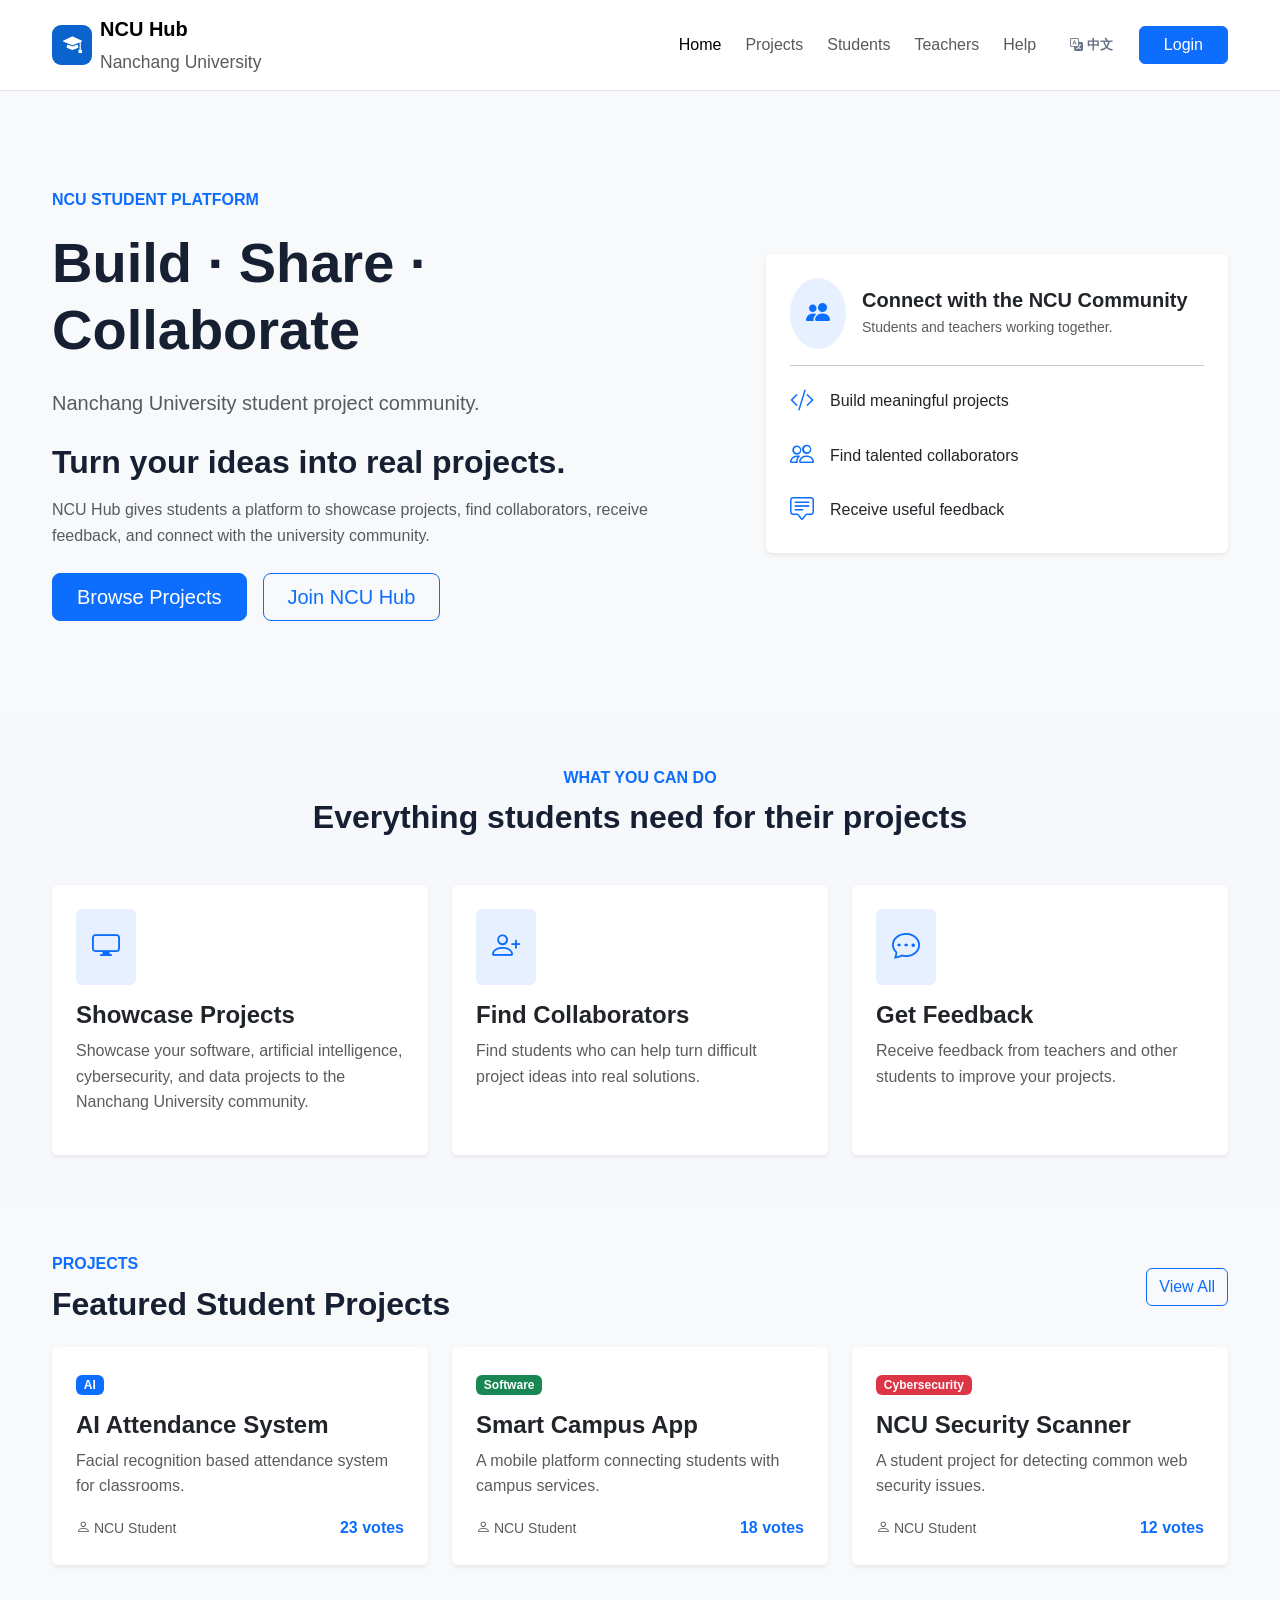
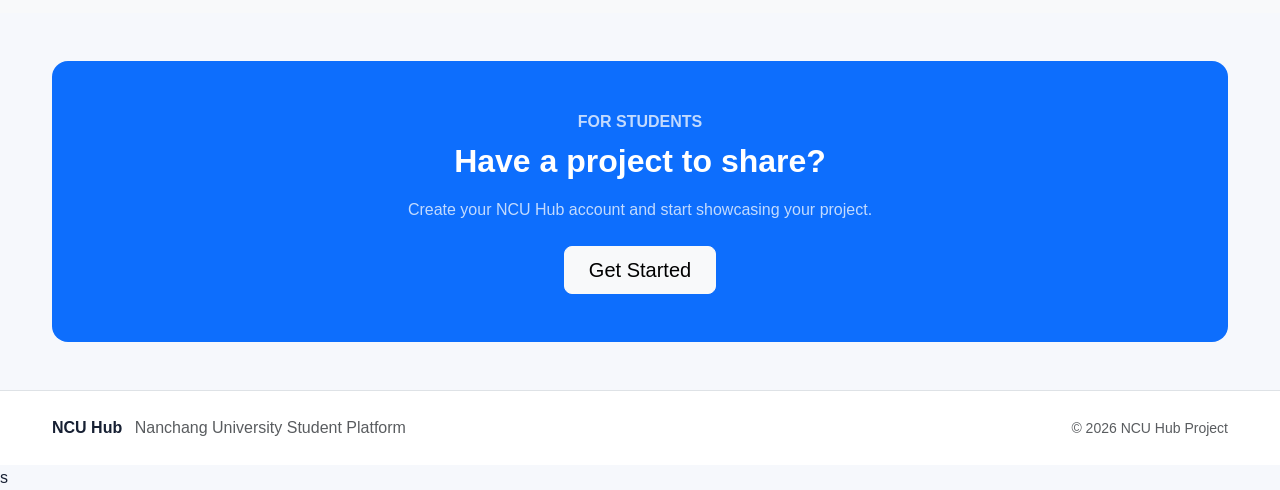
<file: index.html>
<!DOCTYPE html>
<html lang="en">
<head>
    <meta charset="UTF-8">
    <meta name="viewport" content="width=device-width, initial-scale=1.0">

    <title>NCU Hub | Nanchang University</title>

    <link
        href="https://cdn.jsdelivr.net/npm/bootstrap@5.3.3/dist/css/bootstrap.min.css"
        rel="stylesheet"
    >

    <link
        rel="stylesheet"
        href="https://cdn.jsdelivr.net/npm/bootstrap-icons@1.11.3/font/bootstrap-icons.min.css"
    >

    <link rel="stylesheet" href="css/style.css">

    <script src="js/script.js" defer></script>
</head>

<body>

<!-- ================= NAVBAR ================= -->

<nav class="navbar navbar-expand-lg bg-white border-bottom sticky-top">

    <div class="container">

        <a class="navbar-brand d-flex align-items-center gap-2" href="index.html">

            <div class="brand-icon">
                <i class="bi bi-mortarboard-fill"></i>
            </div>

            <div>
                <div class="fw-bold">NCU Hub</div>

                <small
                    class="text-muted"
                    data-en="Nanchang University"
                    data-zh="南昌大学"
                >
                    Nanchang University
                </small>
            </div>

        </a>

        <button
            class="navbar-toggler"
            type="button"
            data-bs-toggle="collapse"
            data-bs-target="#mainNavbar"
        >
            <span class="navbar-toggler-icon"></span>
        </button>

        <div class="collapse navbar-collapse" id="mainNavbar">

            <ul class="navbar-nav ms-auto align-items-lg-center gap-lg-2">

                <li class="nav-item">
                    <a
                        class="nav-link active"
                        href="index.html"
                        data-en="Home"
                        data-zh="首页"
                    >
                        Home
                    </a>
                </li>

                <li class="nav-item">
                    <a
                        class="nav-link"
                        href="projects.html"
                        data-en="Projects"
                        data-zh="项目"
                    >
                        Projects
                    </a>
                </li>

                <li class="nav-item">
                    <a
                        class="nav-link"
                        href="students.html"
                        data-en="Students"
                        data-zh="学生"
                    >
                        Students
                    </a>
                </li>

                <li class="nav-item">
                    <a
                        class="nav-link"
                        href="teachers.html"
                        data-en="Teachers"
                        data-zh="教师"
                    >
                        Teachers
                    </a>
                </li>

                <li class="nav-item">
                    <a
                        class="nav-link"
                        href="help.html"
                        data-en="Help"
                        data-zh="帮助"
                    >
                        Help
                    </a>
                </li>

                <!-- Language -->

                <li class="nav-item ms-lg-2">

                    <button
                        type="button"
                        class="btn btn-outline-primary language-btn"
                        onclick="
                            changeLanguage(
                                localStorage.getItem('language') === 'zh'
                                ? 'en'
                                : 'zh'
                            )
                        "
                    >
                        <i class="bi bi-translate"></i>

                        <span>中文</span>
                    </button>

                </li>

                <li class="nav-item ms-lg-2">

                    <a
                        href="login.html"
                        class="btn btn-primary px-4"
                        data-en="Login"
                        data-zh="登录"
                    >
                        Login
                    </a>

                </li>

            </ul>

        </div>

    </div>

</nav>


<!-- ================= HERO ================= -->

<section class="py-5 bg-light">

    <div class="container py-5">

        <div class="row align-items-center g-5">

            <div class="col-lg-7">

                <div
                    class="text-primary fw-semibold mb-3"
                    data-en="NCU STUDENT PLATFORM"
                    data-zh="南昌大学学生平台"
                >
                    NCU STUDENT PLATFORM
                </div>

                <h1
                    class="display-4 fw-bold mb-4"
                    data-en="Build · Share · Collaborate"
                    data-zh="创造 · 分享 · 合作"
                >
                    Build · Share · Collaborate
                </h1>

                <p
                    class="lead text-muted mb-4"
                    data-en="Nanchang University student project community."
                    data-zh="南昌大学学生项目交流平台。"
                >
                    Nanchang University student project community.
                </p>

                <h2
                    class="fw-bold mb-3"
                    data-en="Turn your ideas into real projects."
                    data-zh="让你的想法成为真正的项目。"
                >
                    Turn your ideas into real projects.
                </h2>

                <p
                    class="text-muted mb-4"
                    data-en="NCU Hub gives students a platform to showcase projects, find collaborators, receive feedback, and connect with the university community."
                    data-zh="NCU Hub 为学生提供展示项目、寻找合作伙伴、获得反馈以及连接大学社区的平台。"
                >
                    NCU Hub gives students a platform to showcase projects,
                    find collaborators, receive feedback, and connect with
                    the university community.
                </p>

                <div class="d-flex flex-wrap gap-3">

                    <a
                        href="projects.html"
                        class="btn btn-primary btn-lg px-4"
                        data-en="Browse Projects"
                        data-zh="浏览项目"
                    >
                        Browse Projects
                    </a>

                    <a
                        href="login.html"
                        class="btn btn-outline-primary btn-lg px-4"
                        data-en="Join NCU Hub"
                        data-zh="加入 NCU Hub"
                    >
                        Join NCU Hub
                    </a>

                </div>

            </div>


            <div class="col-lg-5">

                <div class="card border-0 shadow-sm">

                    <div class="card-body p-4">

                        <div class="d-flex align-items-center mb-3">

                            <div class="rounded-circle bg-primary bg-opacity-10 p-3 me-3">
                                <i class="bi bi-people-fill text-primary fs-4"></i>
                            </div>

                            <div>

                                <h5
                                    class="mb-1 fw-bold"
                                    data-en="Connect with the NCU Community"
                                    data-zh="连接南昌大学社区"
                                >
                                    Connect with the NCU Community
                                </h5>

                                <p
                                    class="mb-0 text-muted small"
                                    data-en="Students and teachers working together."
                                    data-zh="学生和教师共同合作。"
                                >
                                    Students and teachers working together.
                                </p>

                            </div>

                        </div>

                        <hr>

                        <div class="d-flex align-items-center mb-3">

                            <i class="bi bi-code-slash text-primary fs-4 me-3"></i>

                            <span
                                data-en="Build meaningful projects"
                                data-zh="创建有意义的项目"
                            >
                                Build meaningful projects
                            </span>

                        </div>

                        <div class="d-flex align-items-center mb-3">

                            <i class="bi bi-people text-primary fs-4 me-3"></i>

                            <span
                                data-en="Find talented collaborators"
                                data-zh="寻找优秀的合作伙伴"
                            >
                                Find talented collaborators
                            </span>

                        </div>

                        <div class="d-flex align-items-center">

                            <i class="bi bi-chat-square-text text-primary fs-4 me-3"></i>

                            <span
                                data-en="Receive useful feedback"
                                data-zh="获得有价值的反馈"
                            >
                                Receive useful feedback
                            </span>

                        </div>

                    </div>

                </div>

            </div>

        </div>

    </div>

</section>


<!-- ================= FEATURES ================= -->

<section class="py-5">

    <div class="container">

        <div class="text-center mb-5">

            <div
                class="text-primary fw-semibold mb-2"
                data-en="WHAT YOU CAN DO"
                data-zh="你可以做什么"
            >
                WHAT YOU CAN DO
            </div>

            <h2
                class="fw-bold"
                data-en="Everything students need for their projects"
                data-zh="学生项目所需的一切"
            >
                Everything students need for their projects
            </h2>

        </div>


        <div class="row g-4">

            <!-- Showcase -->

            <div class="col-md-4">

                <div class="card h-100 border-0 shadow-sm">

                    <div class="card-body p-4">

                        <div class="bg-primary bg-opacity-10 rounded p-3 d-inline-block mb-3">
                            <i class="bi bi-display text-primary fs-3"></i>
                        </div>

                        <h4
                            class="fw-bold"
                            data-en="Showcase Projects"
                            data-zh="展示项目"
                        >
                            Showcase Projects
                        </h4>

                        <p
                            class="text-muted"
                            data-en="Showcase your software, artificial intelligence, cybersecurity, and data projects to the Nanchang University community."
                            data-zh="向南昌大学社区展示你的软件、人工智能、网络安全和数据项目。"
                        >
                            Showcase your software, artificial intelligence,
                            cybersecurity, and data projects to the
                            Nanchang University community.
                        </p>

                    </div>

                </div>

            </div>


            <!-- Collaborators -->

            <div class="col-md-4">

                <div class="card h-100 border-0 shadow-sm">

                    <div class="card-body p-4">

                        <div class="bg-primary bg-opacity-10 rounded p-3 d-inline-block mb-3">
                            <i class="bi bi-person-plus text-primary fs-3"></i>
                        </div>

                        <h4
                            class="fw-bold"
                            data-en="Find Collaborators"
                            data-zh="寻找合作伙伴"
                        >
                            Find Collaborators
                        </h4>

                        <p
                            class="text-muted"
                            data-en="Find students who can help turn difficult project ideas into real solutions."
                            data-zh="寻找可以帮助你将困难项目想法变成现实解决方案的学生。"
                        >
                            Find students who can help turn difficult
                            project ideas into real solutions.
                        </p>

                    </div>

                </div>

            </div>


            <!-- Feedback -->

            <div class="col-md-4">

                <div class="card h-100 border-0 shadow-sm">

                    <div class="card-body p-4">

                        <div class="bg-primary bg-opacity-10 rounded p-3 d-inline-block mb-3">
                            <i class="bi bi-chat-dots text-primary fs-3"></i>
                        </div>

                        <h4
                            class="fw-bold"
                            data-en="Get Feedback"
                            data-zh="获得反馈"
                        >
                            Get Feedback
                        </h4>

                        <p
                            class="text-muted"
                            data-en="Receive feedback from teachers and other students to improve your projects."
                            data-zh="获得教师和其他学生的反馈，改进你的项目。"
                        >
                            Receive feedback from teachers and other students
                            to improve your projects.
                        </p>

                    </div>

                </div>

            </div>

        </div>

    </div>

</section>


<!-- ================= FEATURED PROJECTS ================= -->

<section class="py-5 bg-light">

    <div class="container">

        <div class="d-flex justify-content-between align-items-center mb-4">

            <div>

                <div
                    class="text-primary fw-semibold mb-2"
                    data-en="PROJECTS"
                    data-zh="项目"
                >
                    PROJECTS
                </div>

                <h2
                    class="fw-bold mb-0"
                    data-en="Featured Student Projects"
                    data-zh="精选学生项目"
                >
                    Featured Student Projects
                </h2>

            </div>

            <a
                href="projects.html"
                class="btn btn-outline-primary"
                data-en="View All"
                data-zh="查看全部"
            >
                View All
            </a>

        </div>


        <div class="row g-4">

            <!-- AI Project -->

            <div class="col-md-4">

                <div class="card h-100 border-0 shadow-sm">

                    <div class="card-body p-4">

                        <span
                            class="badge bg-primary mb-3"
                            data-en="AI"
                            data-zh="人工智能"
                        >
                            AI
                        </span>

                        <h4 class="fw-bold">
                            AI Attendance System
                        </h4>

                        <p
                            class="text-muted"
                            data-en="Facial recognition based attendance system for classrooms."
                            data-zh="基于人脸识别的课堂智能考勤系统。"
                        >
                            Facial recognition based attendance system
                            for classrooms.
                        </p>

                        <div class="d-flex justify-content-between align-items-center">

                            <small class="text-muted">
                                <i class="bi bi-person"></i>

                                <span
                                    data-en="NCU Student"
                                    data-zh="南昌大学学生"
                                >
                                    NCU Student
                                </span>

                            </small>

                            <span class="fw-bold text-primary">
                                <span id="topAiVotes">25</span>
                                <span
                                    data-en=" votes"
                                    data-zh=" 票"
                                >
                                    votes
                                </span>
                            </span>

                        </div>

                    </div>

                </div>

            </div>


            <!-- Smart Campus -->

            <div class="col-md-4">

                <div class="card h-100 border-0 shadow-sm">

                    <div class="card-body p-4">

                        <span
                            class="badge bg-success mb-3"
                            data-en="Software"
                            data-zh="软件工程"
                        >
                            Software
                        </span>

                        <h4 class="fw-bold">
                            Smart Campus App
                        </h4>

                        <p
                            class="text-muted"
                            data-en="A mobile platform connecting students with campus services."
                            data-zh="连接学生与校园服务的移动平台。"
                        >
                            A mobile platform connecting students with
                            campus services.
                        </p>

                        <div class="d-flex justify-content-between align-items-center">

                            <small class="text-muted">

                                <i class="bi bi-person"></i>

                                <span
                                    data-en="NCU Student"
                                    data-zh="南昌大学学生"
                                >
                                    NCU Student
                                </span>

                            </small>

                            <span class="fw-bold text-primary">

                                <span id="topCampusVotes">18</span>

                                <span
                                    data-en=" votes"
                                    data-zh=" 票"
                                >
                                    votes
                                </span>

                            </span>

                        </div>

                    </div>

                </div>

            </div>


            <!-- Security -->

            <div class="col-md-4">

                <div class="card h-100 border-0 shadow-sm">

                    <div class="card-body p-4">

                        <span
                            class="badge bg-danger mb-3"
                            data-en="Cybersecurity"
                            data-zh="网络安全"
                        >
                            Cybersecurity
                        </span>

                        <h4 class="fw-bold">
                            NCU Security Scanner
                        </h4>

                        <p
                            class="text-muted"
                            data-en="A student project for detecting common web security issues."
                            data-zh="用于检测常见 Web 安全问题的学生项目。"
                        >
                            A student project for detecting common web
                            security issues.
                        </p>

                        <div class="d-flex justify-content-between align-items-center">

                            <small class="text-muted">

                                <i class="bi bi-person"></i>

                                <span
                                    data-en="NCU Student"
                                    data-zh="南昌大学学生"
                                >
                                    NCU Student
                                </span>

                            </small>

                            <span class="fw-bold text-primary">

                                12

                                <span
                                    data-en=" votes"
                                    data-zh=" 票"
                                >
                                    votes
                                </span>

                            </span>

                        </div>

                    </div>

                </div>

            </div>

        </div>

    </div>

</section>


<!-- ================= CTA ================= -->

<section class="py-5">

    <div class="container">

        <div class="bg-primary text-white rounded-4 p-5 text-center">

            <div
                class="fw-semibold mb-2 opacity-75"
                data-en="FOR STUDENTS"
                data-zh="面向学生"
            >
                FOR STUDENTS
            </div>

            <h2
                class="fw-bold mb-3"
                data-en="Have a project to share?"
                data-zh="有项目想要分享？"
            >
                Have a project to share?
            </h2>

            <p
                class="mb-4 opacity-75"
                data-en="Create your NCU Hub account and start showcasing your project."
                data-zh="创建 NCU Hub 账户并开始展示你的项目。"
            >
                Create your NCU Hub account and start showcasing your project.
            </p>

            <a
                href="login.html"
                class="btn btn-light btn-lg px-4"
                data-en="Get Started"
                data-zh="开始使用"
            >
                Get Started
            </a>

        </div>

    </div>

</section>


<!-- ================= FOOTER ================= -->

<footer class="border-top py-4 bg-white">

    <div class="container">

        <div class="row align-items-center">

            <div class="col-md-6">

                <strong>NCU Hub</strong>

                <span
                    class="text-muted ms-2"
                    data-en="Nanchang University Student Platform"
                    data-zh="南昌大学学生项目交流平台"
                >
                    Nanchang University Student Platform
                </span>

            </div>

            <div class="col-md-6 text-md-end mt-3 mt-md-0">

                <small
                    class="text-muted"
                    data-en="© 2026 NCU Hub Project"
                    data-zh="© 2026 NCU Hub 项目"
                >
                    © 2026 NCU Hub Project
                </small>

            </div>

        </div>

    </div>

</footer>


<script
    src="https://cdn.jsdelivr.net/npm/bootstrap@5.3.3/dist/js/bootstrap.bundle.min.js">
</script>

</body>
</html>s
</file>
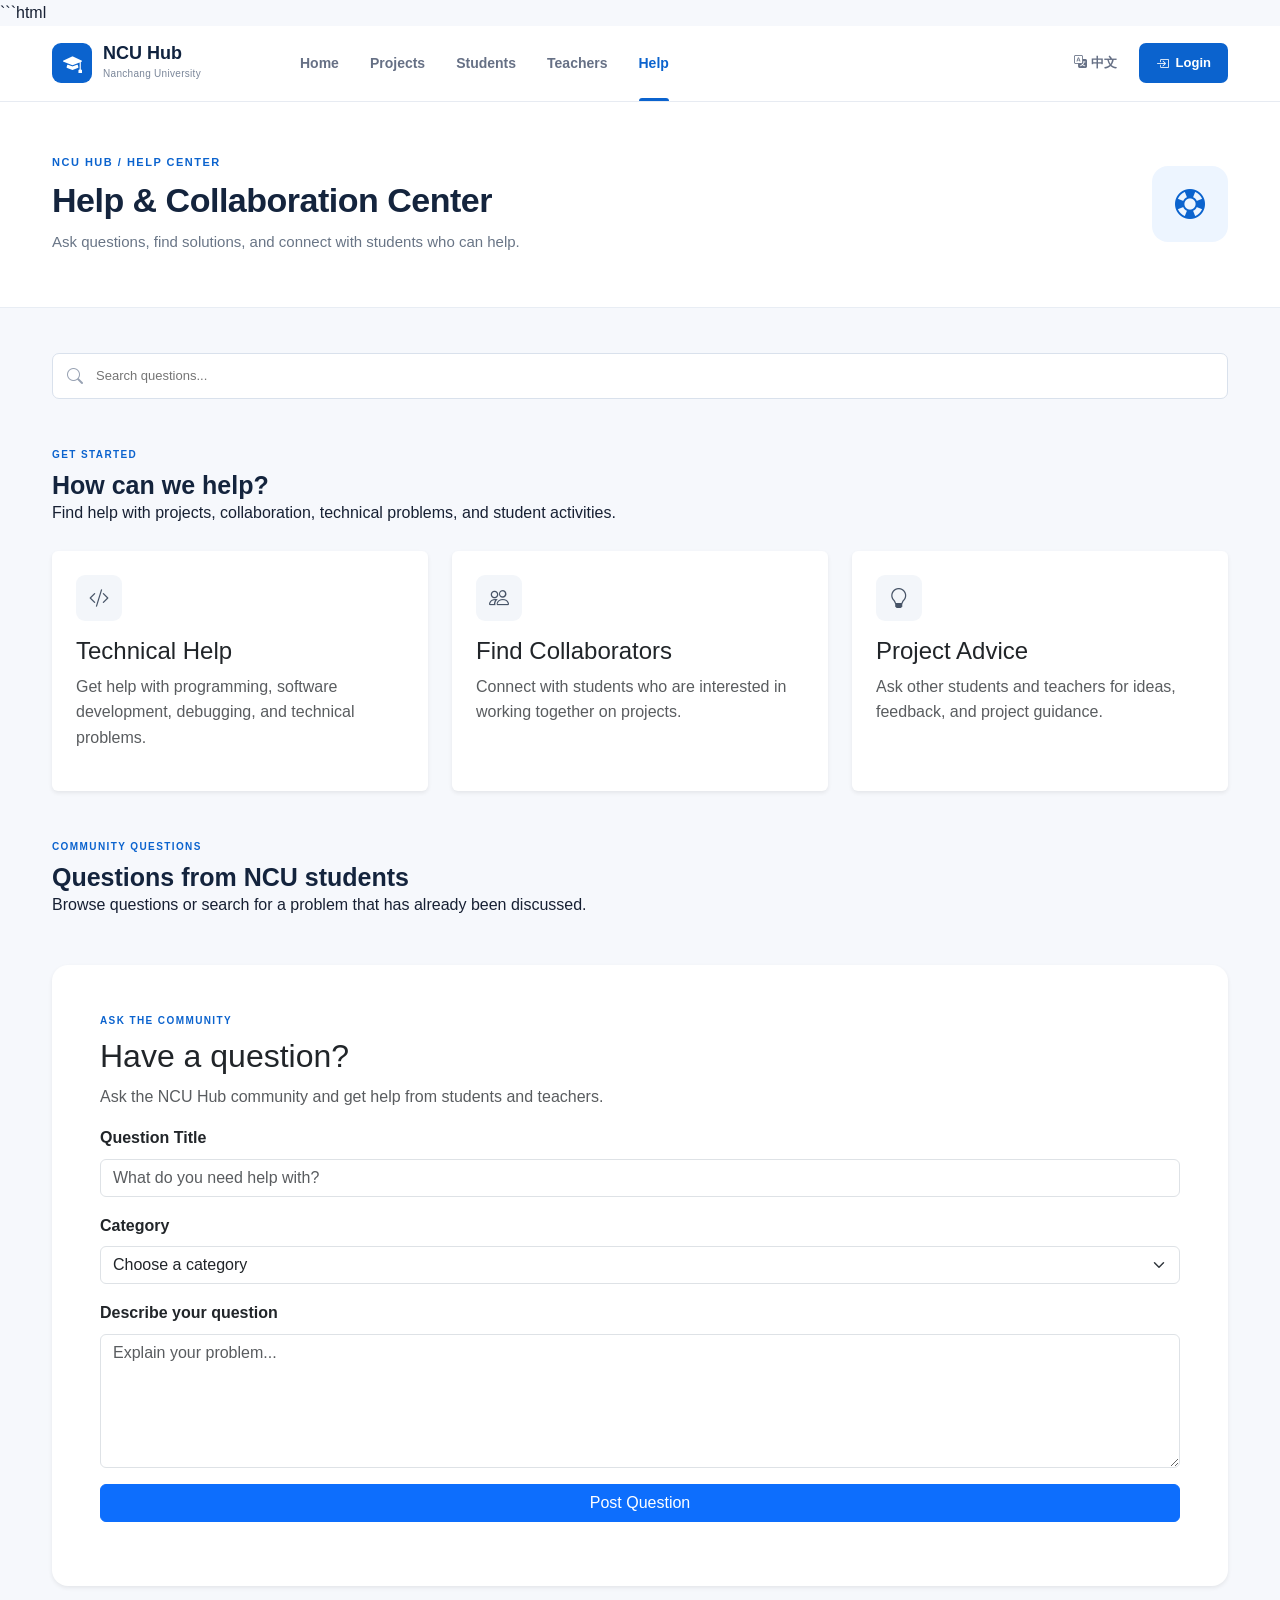
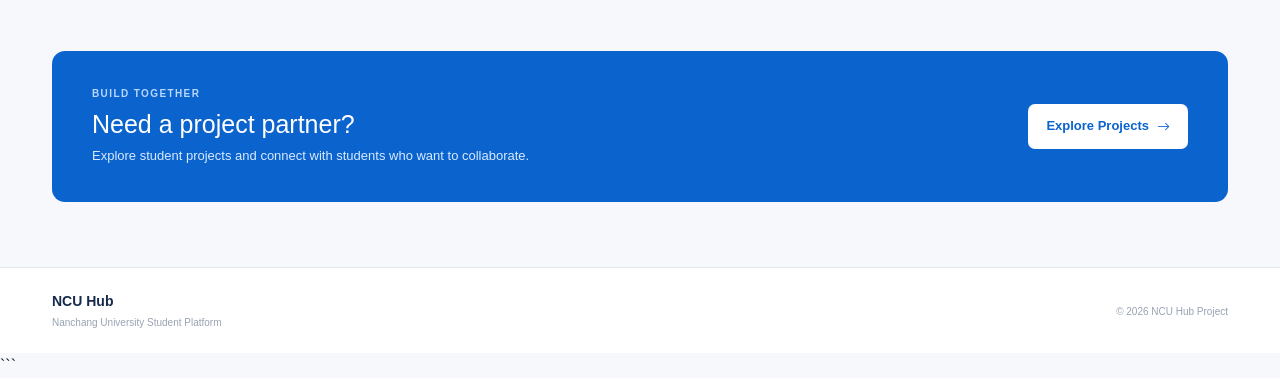
<file: help.html>
```html
<!DOCTYPE html>
<html lang="en">

<head>

    <meta charset="UTF-8">

    <meta
        name="viewport"
        content="width=device-width, initial-scale=1.0"
    >

    <title>Help | NCU Hub</title>

    <!-- Bootstrap -->
    <link
        href="https://cdn.jsdelivr.net/npm/bootstrap@5.3.3/dist/css/bootstrap.min.css"
        rel="stylesheet"
    >

    <!-- Bootstrap Icons -->
    <link
        href="https://cdn.jsdelivr.net/npm/bootstrap-icons@1.11.3/font/bootstrap-icons.css"
        rel="stylesheet"
    >

    <!-- NCU Hub CSS -->
    <link
        rel="stylesheet"
        href="css/style.css"
    >

    <!-- NCU Hub JavaScript -->
    <script
        src="js/script.js"
        defer
    ></script>

</head>


<body>


<!-- =====================================================
     NAVIGATION
     ===================================================== -->

<nav class="ncu-navbar">

    <div class="container ncu-nav-container">


        <!-- BRAND -->

        <a
            href="index.html"
            class="ncu-brand"
        >

            <span class="brand-icon">

                <i class="bi bi-mortarboard-fill"></i>

            </span>


            <span>

                <strong>NCU Hub</strong>

                <small>
                    Nanchang University
                </small>

            </span>

        </a>


        <!-- NAVIGATION LINKS -->

        <div class="ncu-nav-links">


            <a href="index.html">

                <span
                    data-en="Home"
                    data-zh="首页"
                >
                    Home
                </span>

            </a>


            <a href="projects.html">

                <span
                    data-en="Projects"
                    data-zh="项目"
                >
                    Projects
                </span>

            </a>


            <a href="students.html">

                <span
                    data-en="Students"
                    data-zh="学生"
                >
                    Students
                </span>

            </a>


            <a href="teachers.html">

                <span
                    data-en="Teachers"
                    data-zh="教师"
                >
                    Teachers
                </span>

            </a>


            <a
                href="help.html"
                class="active"
            >

                <span
                    data-en="Help"
                    data-zh="帮助"
                >
                    Help
                </span>

            </a>

        </div>


        <!-- NAVIGATION ACTIONS -->

        <div class="ncu-nav-actions">


            <!-- LANGUAGE -->

            <button
                class="language-btn"
                onclick="
                    changeLanguage(
                        localStorage.getItem('language') === 'zh'
                        ? 'en'
                        : 'zh'
                    )
                "
            >

                <i class="bi bi-translate"></i>

                <span
                    data-en="中文"
                    data-zh="English"
                >
                    中文
                </span>

            </button>


            <!-- LOGIN -->

            <a
                href="login.html"
                class="login-btn"
            >

                <i class="bi bi-box-arrow-in-right"></i>

                <span
                    data-en="Login"
                    data-zh="登录"
                >
                    Login
                </span>

            </a>

        </div>

    </div>

</nav>



<!-- =====================================================
     PAGE HEADER
     ===================================================== -->

<section class="page-header">

    <div class="container">

        <div class="page-header-content">


            <div>

                <span class="page-kicker">

                    NCU HUB / HELP CENTER

                </span>


                <h1
                    data-en="Help & Collaboration Center"
                    data-zh="帮助与合作中心"
                >

                    Help & Collaboration Center

                </h1>


                <p
                    data-en="Ask questions, find solutions, and connect with students who can help."
                    data-zh="提出问题、寻找解决方案，并与能够帮助你的学生联系。"
                >

                    Ask questions, find solutions,
                    and connect with students who can help.

                </p>

            </div>


            <div class="page-header-icon">

                <i class="bi bi-life-preserver"></i>

            </div>

        </div>

    </div>

</section>



<!-- =====================================================
     MAIN CONTENT
     ===================================================== -->

<main class="container main-content">


    <!-- =================================================
         SEARCH
         ================================================= -->

    <section class="mb-5">


        <div class="project-search">

            <i class="bi bi-search"></i>


            <input
                type="text"
                id="helpSearch"
                onkeyup="searchHelp()"
                placeholder="Search questions..."
                data-en-placeholder="Search questions..."
                data-zh-placeholder="搜索问题..."
            >

        </div>

    </section>



    <!-- =================================================
         QUICK HELP
         ================================================= -->

    <section class="mb-5">


        <div class="section-heading">

            <span class="section-label">

                <span
                    data-en="GET STARTED"
                    data-zh="开始使用"
                >
                    GET STARTED
                </span>

            </span>


            <h2
                data-en="How can we help?"
                data-zh="我们可以如何帮助你？"
            >

                How can we help?

            </h2>


            <p
                data-en="Find help with projects, collaboration, technical problems, and student activities."
                data-zh="获取项目、合作、技术问题和学生活动方面的帮助。"
            >

                Find help with projects,
                collaboration, technical problems,
                and student activities.

            </p>

        </div>


        <div class="row g-4">


            <!-- CARD 1 -->

            <div class="col-md-4">

                <div class="card h-100 border-0 shadow-sm">

                    <div class="card-body p-4">


                        <div class="project-main-icon mb-3">

                            <i class="bi bi-code-slash"></i>

                        </div>


                        <h4
                            data-en="Technical Help"
                            data-zh="技术帮助"
                        >

                            Technical Help

                        </h4>


                        <p
                            class="text-muted"
                            data-en="Get help with programming, software development, debugging, and technical problems."
                            data-zh="获取编程、软件开发、调试和技术问题方面的帮助。"
                        >

                            Get help with programming,
                            software development,
                            debugging, and technical problems.

                        </p>

                    </div>

                </div>

            </div>



            <!-- CARD 2 -->

            <div class="col-md-4">

                <div class="card h-100 border-0 shadow-sm">

                    <div class="card-body p-4">


                        <div class="project-main-icon mb-3">

                            <i class="bi bi-people"></i>

                        </div>


                        <h4
                            data-en="Find Collaborators"
                            data-zh="寻找合作伙伴"
                        >

                            Find Collaborators

                        </h4>


                        <p
                            class="text-muted"
                            data-en="Connect with students who are interested in working together on projects."
                            data-zh="与有兴趣一起完成项目的学生建立联系。"
                        >

                            Connect with students who
                            are interested in working together
                            on projects.

                        </p>

                    </div>

                </div>

            </div>



            <!-- CARD 3 -->

            <div class="col-md-4">

                <div class="card h-100 border-0 shadow-sm">

                    <div class="card-body p-4">


                        <div class="project-main-icon mb-3">

                            <i class="bi bi-lightbulb"></i>

                        </div>


                        <h4
                            data-en="Project Advice"
                            data-zh="项目建议"
                        >

                            Project Advice

                        </h4>


                        <p
                            class="text-muted"
                            data-en="Ask other students and teachers for ideas, feedback, and project guidance."
                            data-zh="向其他学生和老师寻求想法、反馈和项目指导。"
                        >

                            Ask other students and teachers
                            for ideas, feedback,
                            and project guidance.

                        </p>

                    </div>

                </div>

            </div>

        </div>

    </section>



    <!-- =================================================
         QUESTIONS
         ================================================= -->

    <section class="mb-5">


        <div class="section-heading">

            <span class="section-label">

                <span
                    data-en="COMMUNITY QUESTIONS"
                    data-zh="社区问题"
                >
                    COMMUNITY QUESTIONS
                </span>

            </span>


            <h2
                data-en="Questions from NCU students"
                data-zh="南昌大学学生的问题"
            >

                Questions from NCU students

            </h2>


            <p
                data-en="Browse questions or search for a problem that has already been discussed."
                data-zh="浏览问题，或搜索已经讨论过的问题。"
            >

                Browse questions or search
                for a problem that has already
                been discussed.

            </p>

        </div>


        <div id="questionsContainer">


            <!-- DEFAULT QUESTION 1 -->

            <div class="question-card">

                <div class="card border-0 shadow-sm rounded-4 mb-3">

                    <div class="card-body">


                        <span class="badge bg-primary">

                            Software Engineering

                        </span>


                        <h5
                            class="fw-bold mt-2"
                            data-en="How can I improve my JavaScript project?"
                            data-zh="如何改进我的 JavaScript 项目？"
                        >

                            How can I improve my JavaScript project?

                        </h5>


                        <p
                            class="text-muted"
                            data-en="I am building a university project and need advice about organizing my JavaScript files."
                            data-zh="我正在开发一个大学项目，需要关于如何组织 JavaScript 文件的建议。"
                        >

                            I am building a university project
                            and need advice about organizing
                            my JavaScript files.

                        </p>


                        <small class="text-muted">

                            <span
                                data-en="Posted by NCU Student"
                                data-zh="由南昌大学学生发布"
                            >

                                Posted by NCU Student

                            </span>

                        </small>

                    </div>

                </div>

            </div>



            <!-- DEFAULT QUESTION 2 -->

            <div class="question-card">

                <div class="card border-0 shadow-sm rounded-4 mb-3">

                    <div class="card-body">


                        <span class="badge bg-primary">

                            Cybersecurity

                        </span>


                        <h5
                            class="fw-bold mt-2"
                            data-en="Where should I start learning cybersecurity?"
                            data-zh="我应该从哪里开始学习网络安全？"
                        >

                            Where should I start learning cybersecurity?

                        </h5>


                        <p
                            class="text-muted"
                            data-en="I want to build a cybersecurity project but I don't know which topic to choose."
                            data-zh="我想开发一个网络安全项目，但不知道应该选择什么主题。"
                        >

                            I want to build a cybersecurity
                            project but I don't know which
                            topic to choose.

                        </p>


                        <small class="text-muted">

                            <span
                                data-en="Posted by NCU Student"
                                data-zh="由南昌大学学生发布"
                            >

                                Posted by NCU Student

                            </span>

                        </small>

                    </div>

                </div>

            </div>



            <!-- DEFAULT QUESTION 3 -->

            <div class="question-card">

                <div class="card border-0 shadow-sm rounded-4 mb-3">

                    <div class="card-body">


                        <span class="badge bg-primary">

                            Artificial Intelligence

                        </span>


                        <h5
                            class="fw-bold mt-2"
                            data-en="What AI tools can help with student projects?"
                            data-zh="哪些人工智能工具可以帮助学生完成项目？"
                        >

                            What AI tools can help with student projects?

                        </h5>


                        <p
                            class="text-muted"
                            data-en="I would like to learn how to use AI tools responsibly during university projects."
                            data-zh="我想学习如何在大学项目中合理地使用人工智能工具。"
                        >

                            I would like to learn how
                            to use AI tools responsibly
                            during university projects.

                        </p>


                        <small class="text-muted">

                            <span
                                data-en="Posted by NCU Student"
                                data-zh="由南昌大学学生发布"
                            >

                                Posted by NCU Student

                            </span>

                        </small>

                    </div>

                </div>

            </div>


        </div>

    </section>



    <!-- =================================================
         ASK QUESTION
         ================================================= -->

    <section class="mb-5">


        <div class="card border-0 shadow-sm rounded-4">

            <div class="card-body p-4 p-md-5">


                <span class="section-label">

                    <span
                        data-en="ASK THE COMMUNITY"
                        data-zh="向社区提问"
                    >

                        ASK THE COMMUNITY

                    </span>

                </span>


                <h2
                    class="mt-2"
                    data-en="Have a question?"
                    data-zh="有问题吗？"
                >

                    Have a question?

                </h2>


                <p
                    class="text-muted"
                    data-en="Ask the NCU Hub community and get help from students and teachers."
                    data-zh="向 NCU Hub 社区提问，并从学生和老师那里获得帮助。"
                >

                    Ask the NCU Hub community
                    and get help from students
                    and teachers.

                </p>



                <!-- TITLE -->

                <div class="mb-3">

                    <label
                        for="questionTitle"
                        class="form-label fw-semibold"
                        data-en="Question Title"
                        data-zh="问题标题"
                    >

                        Question Title

                    </label>


                    <input
                        type="text"
                        id="questionTitle"
                        class="form-control"
                        placeholder="What do you need help with?"
                        data-en-placeholder="What do you need help with?"
                        data-zh-placeholder="你需要什么帮助？"
                    >

                </div>



                <!-- CATEGORY -->

                <div class="mb-3">

                    <label
                        for="questionCategory"
                        class="form-label fw-semibold"
                        data-en="Category"
                        data-zh="类别"
                    >

                        Category

                    </label>


                    <select
                        id="questionCategory"
                        class="form-select"
                    >

                        <option
                            value=""
                            data-en="Choose a category"
                            data-zh="选择类别"
                        >

                            Choose a category

                        </option>


                        <option
                            value="Software Engineering"
                            data-en="Software Engineering"
                            data-zh="软件工程"
                        >

                            Software Engineering

                        </option>


                        <option
                            value="Artificial Intelligence"
                            data-en="Artificial Intelligence"
                            data-zh="人工智能"
                        >

                            Artificial Intelligence

                        </option>


                        <option
                            value="Cybersecurity"
                            data-en="Cybersecurity"
                            data-zh="网络安全"
                        >

                            Cybersecurity

                        </option>


                        <option
                            value="Data Science"
                            data-en="Data Science"
                            data-zh="数据科学"
                        >

                            Data Science

                        </option>


                        <option
                            value="Other"
                            data-en="Other"
                            data-zh="其他"
                        >

                            Other

                        </option>

                    </select>

                </div>



                <!-- DESCRIPTION -->

                <div class="mb-3">

                    <label
                        for="questionDescription"
                        class="form-label fw-semibold"
                        data-en="Describe your question"
                        data-zh="描述你的问题"
                    >

                        Describe your question

                    </label>


                    <textarea
                        id="questionDescription"
                        class="form-control"
                        rows="5"
                        placeholder="Explain your problem..."
                        data-en-placeholder="Explain your problem..."
                        data-zh-placeholder="请详细描述你的问题..."
                    ></textarea>

                </div>



                <!-- BUTTON -->

                <button
                    type="button"
                    class="btn btn-primary w-100"
                    onclick="submitQuestion()"
                    data-en="Post Question"
                    data-zh="发布问题"
                >

                    Post Question

                </button>


                <!-- MESSAGE -->

                <div
                    id="questionMessage"
                    class="text-center mt-3"
                ></div>


            </div>

        </div>

    </section>



    <!-- =================================================
         COLLABORATION CTA
         ================================================= -->

    <section class="ncu-cta">

        <div>

            <span class="section-label light">

                <span
                    data-en="BUILD TOGETHER"
                    data-zh="共同建设"
                >

                    BUILD TOGETHER

                </span>

            </span>


            <h2
                data-en="Need a project partner?"
                data-zh="需要项目合作伙伴吗？"
            >

                Need a project partner?

            </h2>


            <p
                data-en="Explore student projects and connect with students who want to collaborate."
                data-zh="浏览学生项目，并与希望合作的学生建立联系。"
            >

                Explore student projects
                and connect with students
                who want to collaborate.

            </p>

        </div>


        <a
            href="projects.html"
            class="cta-button"
        >

            <span
                data-en="Explore Projects"
                data-zh="浏览项目"
            >

                Explore Projects

            </span>


            <i class="bi bi-arrow-right"></i>

        </a>

    </section>


</main>



<!-- =====================================================
     FOOTER
     ===================================================== -->

<footer class="ncu-footer">

    <div class="container footer-content">


        <div>

            <strong>
                NCU Hub
            </strong>


            <p
                data-en="Nanchang University Student Platform"
                data-zh="南昌大学学生平台"
            >

                Nanchang University Student Platform

            </p>

        </div>


        <p
            data-en="© 2026 NCU Hub Project"
            data-zh="© 2026 NCU Hub 项目"
        >

            © 2026 NCU Hub Project

        </p>


    </div>

</footer>



</body>

</html>
```
</file>
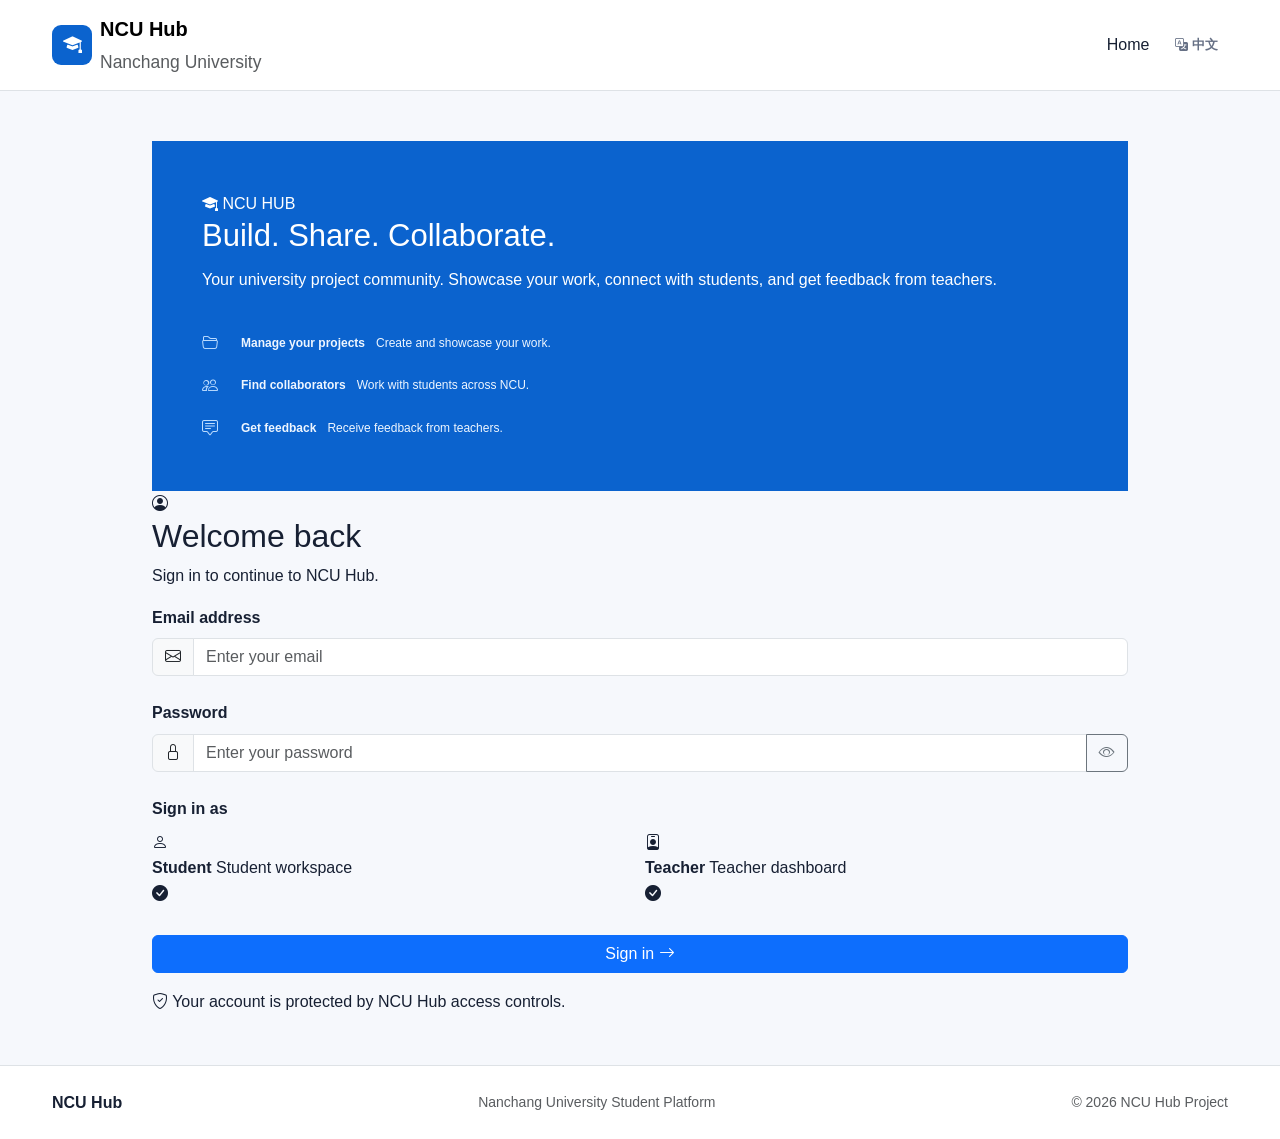
<file: login.html>
<!DOCTYPE html>
<html lang="en">

<head>

    <meta charset="UTF-8">
    <meta name="viewport" content="width=device-width, initial-scale=1.0">

    <title>Login | NCU Hub</title>

    <!-- Bootstrap -->
    <link
        href="https://cdn.jsdelivr.net/npm/bootstrap@5.3.3/dist/css/bootstrap.min.css"
        rel="stylesheet"
    >

    <!-- Bootstrap Icons -->
    <link
        rel="stylesheet"
        href="https://cdn.jsdelivr.net/npm/bootstrap-icons@1.11.3/font/bootstrap-icons.min.css"
    >

    <!-- Main CSS -->
    <link rel="stylesheet" href="css/style.css">

    <!-- Main JavaScript -->
    <script src="js/script.js" defer></script>

</head>


<body class="bg-light">


<!-- =========================================================
     NAVBAR
========================================================= -->

<nav class="navbar navbar-expand-lg bg-white border-bottom">

    <div class="container">

        <!-- BRAND -->

        <a
            class="navbar-brand d-flex align-items-center gap-2"
            href="index.html"
        >

            <div class="brand-icon">
                <i class="bi bi-mortarboard-fill"></i>
            </div>

            <div>

                <div class="fw-bold">
                    NCU Hub
                </div>

                <small
                    class="text-muted"
                    data-en="Nanchang University"
                    data-zh="南昌大学"
                >
                    Nanchang University
                </small>

            </div>

        </a>


        <!-- NAVIGATION -->

        <div class="d-flex align-items-center gap-3">

            <a
                href="index.html"
                class="nav-link d-none d-md-block"
                data-en="Home"
                data-zh="首页"
            >
                Home
            </a>


            <!-- LANGUAGE -->

            <button
                type="button"
                class="btn btn-outline-primary language-btn"
                onclick="
                    changeLanguage(
                        localStorage.getItem('language') === 'zh'
                        ? 'en'
                        : 'zh'
                    )
                "
            >

                <i class="bi bi-translate"></i>

                <span
                    data-en="中文"
                    data-zh="English"
                >
                    中文
                </span>

            </button>

        </div>

    </div>

</nav>



<!-- =========================================================
     LOGIN AREA
========================================================= -->

<main class="login-page">

    <div class="container">

        <div class="row justify-content-center">

            <div class="col-lg-10">

                <div class="login-layout">


                    <!-- =================================================
                         LEFT SIDE
                    ================================================= -->

                    <div class="login-intro">

                        <div class="login-intro-content">

                            <div class="login-badge">

                                <i class="bi bi-mortarboard-fill"></i>

                                <span
                                    data-en="NCU HUB"
                                    data-zh="NCU HUB"
                                >
                                    NCU HUB
                                </span>

                            </div>


                            <h1
                                data-en="Build. Share. Collaborate."
                                data-zh="创造 · 分享 · 合作"
                            >
                                Build. Share. Collaborate.
                            </h1>


                            <p
                                data-en="Your university project community. Showcase your work, connect with students, and get feedback from teachers."
                                data-zh="你的大学项目交流社区。展示你的作品，与学生合作，并获得教师反馈。"
                            >
                                Your university project community.
                                Showcase your work, connect with students,
                                and get feedback from teachers.
                            </p>


                            <div class="login-features">


                                <div class="login-feature">

                                    <div class="login-feature-icon">
                                        <i class="bi bi-folder2-open"></i>
                                    </div>

                                    <div>

                                        <strong
                                            data-en="Manage your projects"
                                            data-zh="管理你的项目"
                                        >
                                            Manage your projects
                                        </strong>

                                        <span
                                            data-en="Create and showcase your work."
                                            data-zh="创建并展示你的项目。"
                                        >
                                            Create and showcase your work.
                                        </span>

                                    </div>

                                </div>


                                <div class="login-feature">

                                    <div class="login-feature-icon">
                                        <i class="bi bi-people"></i>
                                    </div>

                                    <div>

                                        <strong
                                            data-en="Find collaborators"
                                            data-zh="寻找合作伙伴"
                                        >
                                            Find collaborators
                                        </strong>

                                        <span
                                            data-en="Work with students across NCU."
                                            data-zh="与南昌大学的学生合作。"
                                        >
                                            Work with students across NCU.
                                        </span>

                                    </div>

                                </div>


                                <div class="login-feature">

                                    <div class="login-feature-icon">
                                        <i class="bi bi-chat-square-text"></i>
                                    </div>

                                    <div>

                                        <strong
                                            data-en="Get feedback"
                                            data-zh="获得反馈"
                                        >
                                            Get feedback
                                        </strong>

                                        <span
                                            data-en="Receive feedback from teachers."
                                            data-zh="获得教师的反馈。"
                                        >
                                            Receive feedback from teachers.
                                        </span>

                                    </div>

                                </div>

                            </div>

                        </div>

                    </div>



                    <!-- =================================================
                         RIGHT SIDE LOGIN
                    ================================================= -->

                    <div class="login-card">

                        <div class="login-card-header">

                            <div class="login-icon">

                                <i class="bi bi-person-circle"></i>

                            </div>


                            <h2
                                data-en="Welcome back"
                                data-zh="欢迎回来"
                            >
                                Welcome back
                            </h2>


                            <p
                                data-en="Sign in to continue to NCU Hub."
                                data-zh="登录以继续使用 NCU Hub。"
                            >
                                Sign in to continue to NCU Hub.
                            </p>

                        </div>



                        <!-- LOGIN FORM -->

                        <form id="loginForm">


                            <!-- EMAIL -->

                            <div class="mb-4">

                                <label
                                    for="email"
                                    class="form-label fw-semibold"
                                    data-en="Email address"
                                    data-zh="电子邮箱"
                                >
                                    Email address
                                </label>


                                <div class="input-group">

                                    <span class="input-group-text">
                                        <i class="bi bi-envelope"></i>
                                    </span>


                                    <input
                                        type="email"
                                        class="form-control"
                                        id="email"
                                        name="email"
                                        placeholder="Enter your email"
                                        data-en-placeholder="Enter your email"
                                        data-zh-placeholder="请输入电子邮箱"
                                        required
                                    >

                                </div>

                            </div>



                            <!-- PASSWORD -->

                            <div class="mb-4">

                                <div class="d-flex justify-content-between">

                                    <label
                                        for="password"
                                        class="form-label fw-semibold"
                                        data-en="Password"
                                        data-zh="密码"
                                    >
                                        Password
                                    </label>

                                </div>


                                <div class="input-group">

                                    <span class="input-group-text">
                                        <i class="bi bi-lock"></i>
                                    </span>


                                    <input
                                        type="password"
                                        class="form-control"
                                        id="password"
                                        name="password"
                                        placeholder="Enter your password"
                                        data-en-placeholder="Enter your password"
                                        data-zh-placeholder="请输入密码"
                                        required
                                    >


                                    <button
                                        type="button"
                                        class="btn btn-outline-secondary"
                                        id="togglePassword"
                                    >
                                        <i class="bi bi-eye"></i>
                                    </button>

                                </div>

                            </div>



                            <!-- ROLE -->

                            <div class="mb-4">

                                <label
                                    class="form-label fw-semibold"
                                    data-en="Sign in as"
                                    data-zh="登录身份"
                                >
                                    Sign in as
                                </label>


                                <div class="role-selection">


                                    <!-- STUDENT -->

                                    <label
                                        class="role-option"
                                        id="studentRole"
                                    >

                                        <input
                                            type="radio"
                                            name="role"
                                            value="student"
                                            checked
                                        >


                                        <div class="role-option-content">

                                            <div class="role-icon">

                                                <i class="bi bi-person"></i>

                                            </div>


                                            <div>

                                                <strong
                                                    data-en="Student"
                                                    data-zh="学生"
                                                >
                                                    Student
                                                </strong>

                                                <span
                                                    data-en="Student workspace"
                                                    data-zh="学生工作区"
                                                >
                                                    Student workspace
                                                </span>

                                            </div>

                                        </div>


                                        <i class="bi bi-check-circle-fill role-check"></i>

                                    </label>



                                    <!-- TEACHER -->

                                    <label
                                        class="role-option"
                                        id="teacherRole"
                                    >

                                        <input
                                            type="radio"
                                            name="role"
                                            value="teacher"
                                        >


                                        <div class="role-option-content">

                                            <div class="role-icon">

                                                <i class="bi bi-person-badge"></i>

                                            </div>


                                            <div>

                                                <strong
                                                    data-en="Teacher"
                                                    data-zh="教师"
                                                >
                                                    Teacher
                                                </strong>

                                                <span
                                                    data-en="Teacher dashboard"
                                                    data-zh="教师管理面板"
                                                >
                                                    Teacher dashboard
                                                </span>

                                            </div>

                                        </div>


                                        <i class="bi bi-check-circle-fill role-check"></i>

                                    </label>

                                </div>

                            </div>



                            <!-- LOGIN BUTTON -->

                            <button
                                type="submit"
                                class="btn btn-primary w-100 login-submit"
                            >

                                <span
                                    data-en="Sign in"
                                    data-zh="登录"
                                >
                                    Sign in
                                </span>

                                <i class="bi bi-arrow-right"></i>

                            </button>


                            <!-- MESSAGE -->

                            <div
                                id="loginMessage"
                                class="mt-3 text-center small"
                            ></div>


                        </form>



                        <!-- FOOTER -->

                        <div class="login-card-footer">

                            <i class="bi bi-shield-check"></i>

                            <span
                                data-en="Your account is protected by NCU Hub access controls."
                                data-zh="你的账户受到 NCU Hub 访问控制保护。"
                            >
                                Your account is protected by NCU Hub access controls.
                            </span>

                        </div>

                    </div>

                </div>

            </div>

        </div>

    </div>

</main>



<!-- =========================================================
     FOOTER
========================================================= -->

<footer class="border-top bg-white py-4">

    <div class="container">

        <div class="d-flex flex-column flex-md-row justify-content-between align-items-center gap-2">

            <strong>
                NCU Hub
            </strong>


            <small
                class="text-muted"
                data-en="Nanchang University Student Platform"
                data-zh="南昌大学学生项目交流平台"
            >
                Nanchang University Student Platform
            </small>


            <small
                class="text-muted"
                data-en="© 2026 NCU Hub Project"
                data-zh="© 2026 NCU Hub 项目"
            >
                © 2026 NCU Hub Project
            </small>

        </div>

    </div>

</footer>



<!-- =========================================================
     LOGIN PAGE JAVASCRIPT
========================================================= -->

<script>

document.addEventListener("DOMContentLoaded", function () {

    const loginForm = document.getElementById("loginForm");
    const passwordInput = document.getElementById("password");
    const togglePassword = document.getElementById("togglePassword");
    const loginMessage = document.getElementById("loginMessage");


    /* =====================================================
       PASSWORD VISIBILITY
    ===================================================== */

    if (togglePassword) {

        togglePassword.addEventListener("click", function () {

            if (passwordInput.type === "password") {

                passwordInput.type = "text";

                this.innerHTML =
                    '<i class="bi bi-eye-slash"></i>';

            } else {

                passwordInput.type = "password";

                this.innerHTML =
                    '<i class="bi bi-eye"></i>';

            }

        });

    }


    /* =====================================================
       ROLE SELECTION
    ===================================================== */

    const roleOptions =
        document.querySelectorAll(".role-option");

    roleOptions.forEach(function (option) {

        option.addEventListener("click", function () {

            roleOptions.forEach(function (item) {
                item.classList.remove("selected");
            });

            option.classList.add("selected");

            const radio =
                option.querySelector('input[type="radio"]');

            if (radio) {
                radio.checked = true;
            }

        });

    });


    /* =====================================================
       DEFAULT ROLE
    ===================================================== */

    const defaultRole =
        document.querySelector(
            'input[name="role"]:checked'
        );

    if (defaultRole) {

        defaultRole
            .closest(".role-option")
            .classList.add("selected");

    }


    /* =====================================================
       LOGIN
    ===================================================== */

    loginForm.addEventListener("submit", function (event) {

        event.preventDefault();


        const email =
            document.getElementById("email").value.trim();

        const password =
            document.getElementById("password").value.trim();

        const selectedRole =
            document.querySelector(
                'input[name="role"]:checked'
            );


        if (!email || !password || !selectedRole) {

            loginMessage.textContent =
                "Please complete all fields.";

            loginMessage.className =
                "mt-3 text-center small text-danger";

            return;

        }


        const role = selectedRole.value;


        /* ================================================
           SAVE LOGIN SESSION
        ================================================= */

        localStorage.setItem("loggedIn", "true");

        localStorage.setItem(
            "userRole",
            role
        );

        localStorage.setItem(
            "userEmail",
            email
        );


        /* ================================================
           SUCCESS MESSAGE
        ================================================= */

        loginMessage.textContent =
            "Login successful. Redirecting...";

        loginMessage.className =
            "mt-3 text-center small text-success";


        /* ================================================
           REDIRECT
        ================================================= */

        setTimeout(function () {

            if (role === "student") {

                window.location.href =
                    "students.html";

            } else if (role === "teacher") {

                window.location.href =
                    "teachers.html";

            }

        }, 500);

    });

});

</script>



<!-- Bootstrap JavaScript -->

<script
    src="https://cdn.jsdelivr.net/npm/bootstrap@5.3.3/dist/js/bootstrap.bundle.min.js">
</script>


</body>

</html>
</file>
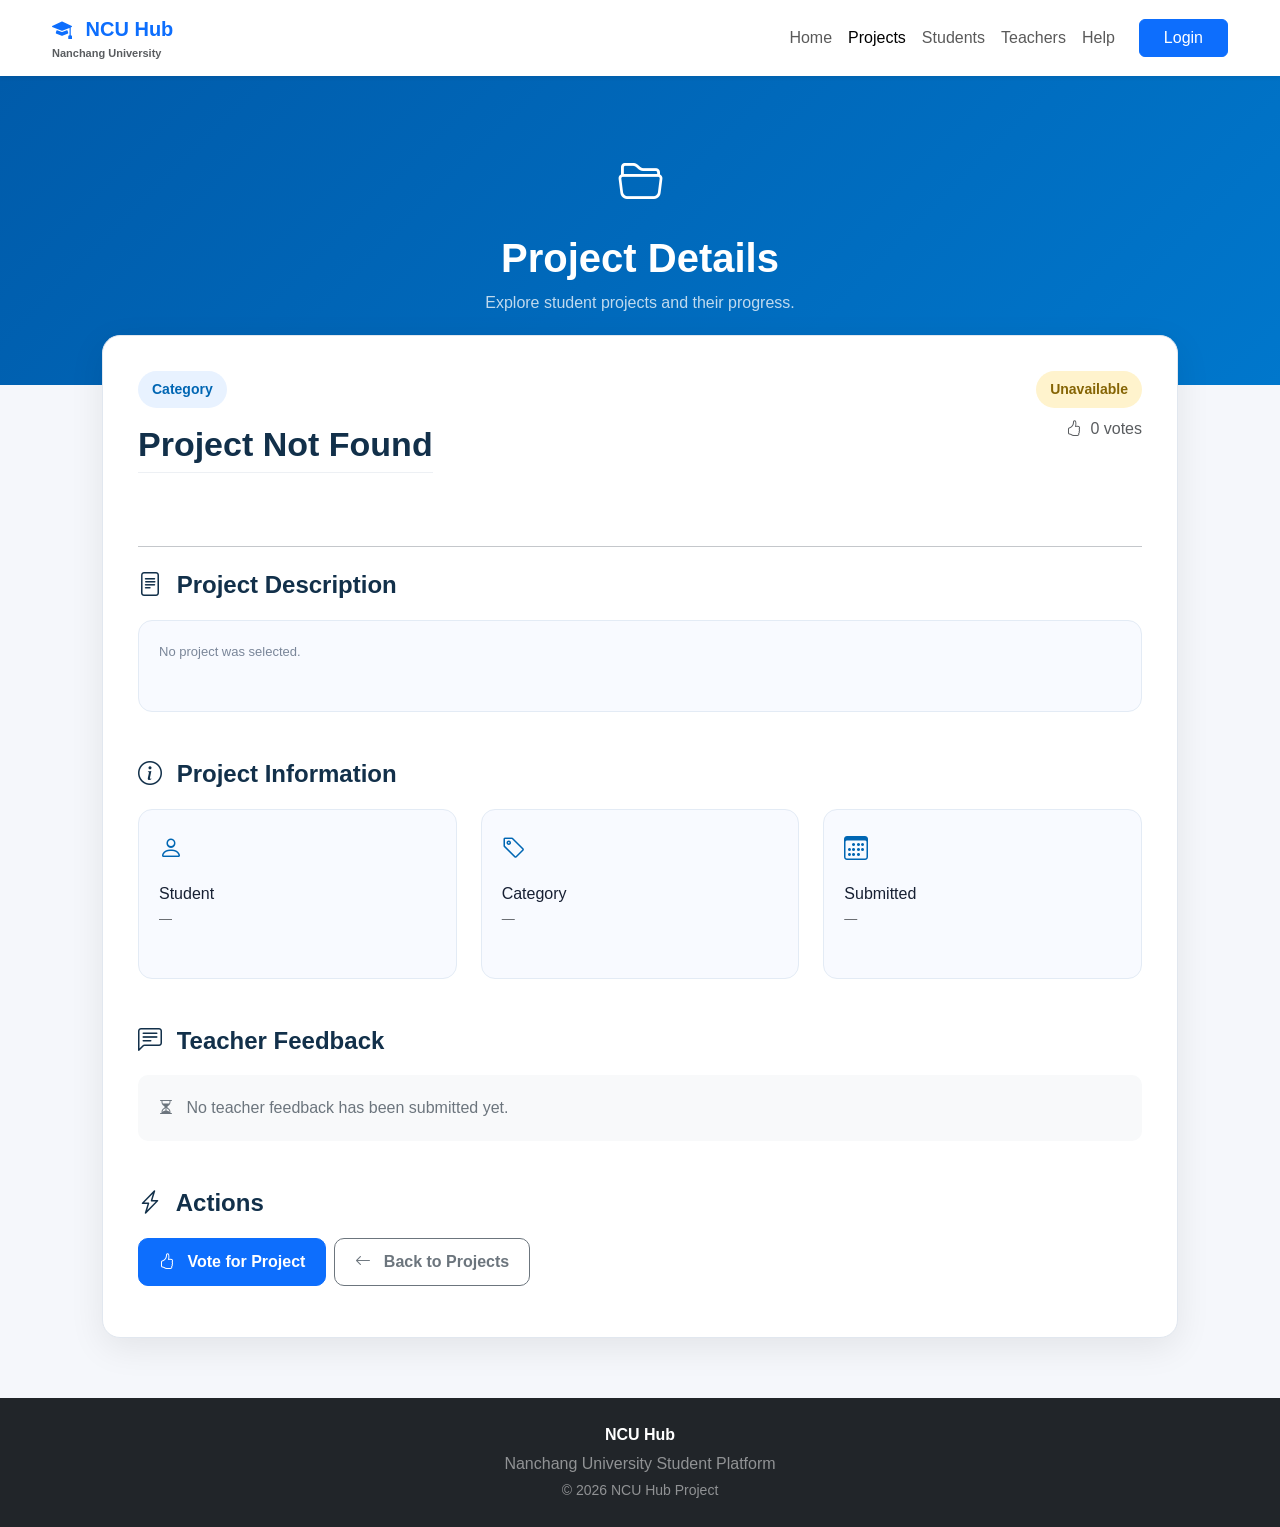
<file: project-details.html>
<!DOCTYPE html>
<html lang="en">

<head>

    <meta charset="UTF-8">
    <meta name="viewport" content="width=device-width, initial-scale=1.0">

    <title>Project Details | NCU Hub</title>

    <!-- Bootstrap -->
    <link
        href="https://cdn.jsdelivr.net/npm/bootstrap@5.3.3/dist/css/bootstrap.min.css"
        rel="stylesheet"
    >

    <!-- Bootstrap Icons -->
    <link
        rel="stylesheet"
        href="https://cdn.jsdelivr.net/npm/bootstrap-icons@1.11.3/font/bootstrap-icons.min.css"
    >

    <!-- Main CSS -->
    <link rel="stylesheet" href="css/style.css">

    <style>

        body {
            background: #f5f7fb;
        }

        .project-hero {
            background: linear-gradient(135deg, #005baa, #0077cc);
            color: white;
            padding: 70px 20px;
        }

        .project-container {
            max-width: 1100px;
            margin: -50px auto 60px;
            position: relative;
        }

        .project-card {
            background: white;
            border-radius: 18px;
            padding: 35px;
            box-shadow: 0 10px 35px rgba(0, 0, 0, 0.08);
        }

        .project-title {
            font-size: 34px;
            font-weight: 700;
            color: #12304a;
        }

        .project-meta {
            color: #6c757d;
        }

        .category-badge {
            background: #e8f2ff;
            color: #0066b3;
            padding: 7px 14px;
            border-radius: 20px;
            font-size: 14px;
            font-weight: 600;
            display: inline-block;
        }

        .status-badge {
            padding: 7px 14px;
            border-radius: 20px;
            font-size: 14px;
            font-weight: 600;
            display: inline-block;
        }

        .status-pending {
            background: #fff3cd;
            color: #856404;
        }

        .status-reviewed {
            background: #d1e7dd;
            color: #0f5132;
        }

        .info-box {
            background: #f8faff;
            border: 1px solid #e3ebf5;
            border-radius: 14px;
            padding: 20px;
            height: 100%;
        }

        .info-box i {
            font-size: 24px;
            color: #0066b3;
        }

        .feedback-box {
            background: #f0f7ff;
            border-left: 4px solid #0066b3;
            border-radius: 10px;
            padding: 20px;
        }

        .feedback-empty {
            background: #f8f9fa;
            border-radius: 10px;
            padding: 20px;
            color: #6c757d;
        }

        .action-btn {
            border-radius: 10px;
            padding: 11px 20px;
            font-weight: 600;
        }

        .section-title {
            color: #12304a;
            font-weight: 700;
            margin-bottom: 20px;
        }

        .success-message {
            display: none;
        }

    </style>

</head>


<body>


<!-- ================= NAVBAR ================= -->

<nav class="navbar navbar-expand-lg bg-white sticky-top shadow-sm">

    <div class="container">

        <a
            class="navbar-brand fw-bold text-primary"
            href="index.html"
        >

            <i class="bi bi-mortarboard-fill me-2"></i>

            NCU Hub

            <small
                class="d-block text-muted"
                style="font-size: 11px;"
            >
                Nanchang University
            </small>

        </a>


        <button
            class="navbar-toggler"
            type="button"
            data-bs-toggle="collapse"
            data-bs-target="#navbarNav"
        >

            <span class="navbar-toggler-icon"></span>

        </button>


        <div
            class="collapse navbar-collapse"
            id="navbarNav"
        >

            <ul class="navbar-nav ms-auto align-items-lg-center">

                <li class="nav-item">
                    <a
                        class="nav-link"
                        href="index.html"
                    >
                        Home
                    </a>
                </li>

                <li class="nav-item">
                    <a
                        class="nav-link active"
                        href="projects.html"
                    >
                        Projects
                    </a>
                </li>

                <li class="nav-item">
                    <a
                        class="nav-link"
                        href="students.html"
                    >
                        Students
                    </a>
                </li>

                <li class="nav-item">
                    <a
                        class="nav-link"
                        href="teachers.html"
                    >
                        Teachers
                    </a>
                </li>

                <li class="nav-item">
                    <a
                        class="nav-link"
                        href="help.html"
                    >
                        Help
                    </a>
                </li>

                <li class="nav-item ms-lg-3">

                    <a
                        class="btn btn-primary px-4"
                        href="login.html"
                    >
                        Login
                    </a>

                </li>

            </ul>

        </div>

    </div>

</nav>


<!-- ================= HERO ================= -->

<section class="project-hero">

    <div class="container text-center">

        <div class="mb-3">

            <i
                class="bi bi-folder2-open"
                style="font-size: 45px;"
            ></i>

        </div>

        <h1 class="fw-bold">
            Project Details
        </h1>

        <p class="mb-0 opacity-75">
            Explore student projects and their progress.
        </p>

    </div>

</section>


<!-- ================= PROJECT ================= -->

<div class="container project-container">

    <div class="project-card">


        <!-- PROJECT HEADER -->

        <div
            class="d-flex flex-column flex-md-row justify-content-between gap-3 mb-4"
        >

            <div>

                <div
                    id="projectCategory"
                    class="category-badge mb-3"
                >
                    Category
                </div>


                <h2
                    id="projectName"
                    class="project-title"
                >
                    Loading project...
                </h2>


                <p
                    id="projectAuthor"
                    class="project-meta mb-0"
                >
                    <i class="bi bi-person me-2"></i>
                    Loading author...
                </p>

            </div>


            <div class="text-md-end">

                <div
                    id="projectStatus"
                    class="status-badge status-pending mb-2"
                >
                    Pending
                </div>


                <div class="text-muted">

                    <i class="bi bi-hand-thumbs-up me-1"></i>

                    <span id="projectVotes">
                        0
                    </span>

                    votes

                </div>

            </div>

        </div>


        <hr>


        <!-- ================= DESCRIPTION ================= -->

        <section class="mt-4">

            <h4 class="section-title">

                <i class="bi bi-file-text me-2"></i>

                Project Description

            </h4>


            <div class="info-box">

                <p
                    id="projectDescription"
                    class="mb-0"
                >
                    Loading project description...
                </p>

            </div>

        </section>


        <!-- ================= INFORMATION ================= -->

        <section class="mt-5">

            <h4 class="section-title">

                <i class="bi bi-info-circle me-2"></i>

                Project Information

            </h4>


            <div class="row g-4">


                <div class="col-md-4">

                    <div class="info-box">

                        <i class="bi bi-person"></i>

                        <h6 class="mt-3 mb-1">
                            Student
                        </h6>

                        <p
                            id="infoAuthor"
                            class="text-muted mb-0"
                        >
                            —
                        </p>

                    </div>

                </div>


                <div class="col-md-4">

                    <div class="info-box">

                        <i class="bi bi-tag"></i>

                        <h6 class="mt-3 mb-1">
                            Category
                        </h6>

                        <p
                            id="infoCategory"
                            class="text-muted mb-0"
                        >
                            —
                        </p>

                    </div>

                </div>


                <div class="col-md-4">

                    <div class="info-box">

                        <i class="bi bi-calendar3"></i>

                        <h6 class="mt-3 mb-1">
                            Submitted
                        </h6>

                        <p
                            id="infoDate"
                            class="text-muted mb-0"
                        >
                            —
                        </p>

                    </div>

                </div>

            </div>

        </section>


        <!-- ================= TEACHER FEEDBACK ================= -->

        <section class="mt-5">

            <h4 class="section-title">

                <i class="bi bi-chat-left-text me-2"></i>

                Teacher Feedback

            </h4>


            <div id="feedbackContainer">

                <div class="feedback-empty">

                    <i class="bi bi-hourglass-split me-2"></i>

                    No teacher feedback has been submitted yet.

                </div>

            </div>

        </section>


        <!-- ================= ACTIONS ================= -->

        <section class="mt-5">

            <h4 class="section-title">

                <i class="bi bi-lightning-charge me-2"></i>

                Actions

            </h4>


            <div class="d-flex flex-wrap gap-2">


                <button
                    class="btn btn-primary action-btn"
                    onclick="voteCurrentProject()"
                >

                    <i class="bi bi-hand-thumbs-up me-2"></i>

                    Vote for Project

                </button>


                <a
                    href="projects.html"
                    class="btn btn-outline-secondary action-btn"
                >

                    <i class="bi bi-arrow-left me-2"></i>

                    Back to Projects

                </a>

            </div>


            <div
                id="actionMessage"
                class="mt-3"
            ></div>

        </section>


    </div>

</div>


<!-- ================= FOOTER ================= -->

<footer class="bg-dark text-white py-4">

    <div class="container text-center">

        <p class="mb-1">
            <strong>NCU Hub</strong>
        </p>

        <p class="text-white-50 mb-0">
            Nanchang University Student Platform
        </p>

        <small class="text-white-50">
            © 2026 NCU Hub Project
        </small>

    </div>

</footer>


<script
    src="https://cdn.jsdelivr.net/npm/bootstrap@5.3.3/dist/js/bootstrap.bundle.min.js"
></script>


<script src="js/script.js" defer></script>


<!-- ================= PROJECT DETAILS SCRIPT ================= -->

<script>

document.addEventListener(
    "DOMContentLoaded",
    function () {

        loadProjectDetails();

    }
);


function loadProjectDetails() {

    const params =
        new URLSearchParams(window.location.search);


    const projectId =
        params.get("id");


    if (!projectId) {

        showProjectError(
            "No project was selected."
        );

        return;

    }


    /*
        BUILT-IN PROJECTS

        These are the six projects
        already displayed on projects.html.
    */

    const builtInProjects = {

        "ai-attendance": {

            id: "ai-attendance",

            name: "AI Attendance System",

            category: "Artificial Intelligence",

            author: "Ahmed",

            description:
                "An intelligent attendance system using AI and facial recognition technology.",

            votes: Number(
                localStorage.getItem("aiVotes") || 23
            ),

            status: "Reviewed",

            createdAt: "2026-09-01"

        },


        "smart-campus": {

            id: "smart-campus",

            name: "Smart Campus App",

            category: "Software Engineering",

            author: "Li Wei",

            description:
                "A campus platform for student services, events, announcements, and resources.",

            votes: Number(
                localStorage.getItem("campusVotes") || 18
            ),

            status: "Reviewed",

            createdAt: "2026-09-02"

        },


        "security-scanner": {

            id: "security-scanner",

            name: "NCU Security Scanner",

            category: "Cybersecurity",

            author: "Mohamed",

            description:
                "A web security scanner designed to detect common vulnerabilities.",

            votes: Number(
                localStorage.getItem("securityVotes") || 12
            ),

            status: "Reviewed",

            createdAt: "2026-09-05"

        },


        "student-data": {

            id: "student-data",

            name: "Student Data Platform",

            category: "Data Science",

            author: "Sara",

            description:
                "A platform for analyzing and visualizing student data and academic information.",

            votes: Number(
                localStorage.getItem("dataProjectVotes") || 9
            ),

            status: "Reviewed",

            createdAt: "2026-09-08"

        },


        "study-assistant": {

            id: "study-assistant",

            name: "AI Study Assistant",

            category: "Artificial Intelligence",

            author: "Yang Chen",

            description:
                "An AI-powered assistant that helps students organize and improve their study process.",

            votes: Number(
                localStorage.getItem("studyProjectVotes") || 7
            ),

            status: "Reviewed",

            createdAt: "2026-09-10"

        },


        "event-manager": {

            id: "event-manager",

            name: "Campus Event Manager",

            category: "Software Engineering",

            author: "Zhang Hao",

            description:
                "A platform for creating, managing, and discovering university events.",

            votes: Number(
                localStorage.getItem("eventsProjectVotes") || 5
            ),

            status: "Reviewed",

            createdAt: "2026-09-12"

        }

    };


    /*
        CHECK BUILT-IN PROJECTS FIRST
    */

    let project =
        builtInProjects[projectId];


    /*
        IF NOT BUILT-IN,
        CHECK STUDENT SUBMITTED PROJECTS.
    */

    if (!project) {

        const submittedProjects =
            JSON.parse(
                localStorage.getItem("ncuProjects")
            ) || [];


        project =
            submittedProjects.find(
                item =>
                    String(item.id) === String(projectId)
            );

    }


    /*
        PROJECT NOT FOUND
    */

    if (!project) {

        showProjectError(
            "This project could not be found."
        );

        return;

    }


    displayProject(project);

}


function displayProject(project) {

    document.getElementById(
        "projectName"
    ).textContent =
        project.name;


    document.getElementById(
        "projectCategory"
    ).textContent =
        project.category;


    document.getElementById(
        "projectAuthor"
    ).innerHTML =

        '<i class="bi bi-person me-2"></i>' +

        escapeHTML(
            project.author || "NCU Student"
        );


    document.getElementById(
        "projectDescription"
    ).textContent =
        project.description;


    document.getElementById(
        "projectVotes"
    ).textContent =
        project.votes || 0;


    document.getElementById(
        "infoAuthor"
    ).textContent =
        project.author || "NCU Student";


    document.getElementById(
        "infoCategory"
    ).textContent =
        project.category || "—";


    if (project.createdAt) {

        document.getElementById(
            "infoDate"
        ).textContent =

            new Date(
                project.createdAt
            ).toLocaleDateString();

    }


    const status =
        document.getElementById(
            "projectStatus"
        );


    if (project.status === "Reviewed") {

        status.textContent =
            "Reviewed";


        status.className =
            "status-badge status-reviewed mb-2";

    } else {

        status.textContent =
            "Pending";


        status.className =
            "status-badge status-pending mb-2";

    }


    loadProjectFeedback(
        project.id
    );

}


function loadProjectFeedback(projectId) {

    const feedback =
        JSON.parse(
            localStorage.getItem("ncuFeedback")
        ) || [];


    const projectFeedback =
        feedback.filter(

            item =>
                String(item.projectId) ===
                String(projectId)

        );


    const container =
        document.getElementById(
            "feedbackContainer"
        );


    if (
        projectFeedback.length === 0
    ) {

        container.innerHTML = `

            <div class="feedback-empty">

                <i class="bi bi-hourglass-split me-2"></i>

                No teacher feedback has been submitted yet.

            </div>

        `;

        return;

    }


    container.innerHTML =
        projectFeedback.map(
            item => `

                <div class="feedback-box mb-3">

                    <div
                        class="d-flex justify-content-between flex-wrap gap-2"
                    >

                        <strong>

                            <i
                                class="bi bi-person-badge me-2"
                            ></i>

                            ${escapeHTML(
                                item.teacher ||
                                "NCU Teacher"
                            )}

                        </strong>


                        <small class="text-muted">

                            ${
                                item.date
                                ? new Date(
                                    item.date
                                  ).toLocaleString()
                                : ""
                            }

                        </small>

                    </div>


                    <hr>


                    <p class="mb-0">

                        ${escapeHTML(
                            item.message
                        )}

                    </p>

                </div>

            `
        ).join("");

}


function voteCurrentProject() {

    const params =
        new URLSearchParams(
            window.location.search
        );


    const projectId =
        params.get("id");


    if (!projectId) {
        return;
    }


    /*
        BUILT-IN PROJECT VOTING
    */

    const voteKeys = {

        "ai-attendance":
            "aiVotes",

        "smart-campus":
            "campusVotes",

        "security-scanner":
            "securityVotes",

        "student-data":
            "dataProjectVotes",

        "study-assistant":
            "studyProjectVotes",

        "event-manager":
            "eventsProjectVotes"

    };


    if (voteKeys[projectId]) {

        const key =
            voteKeys[projectId];


        const currentVotes =
            Number(
                localStorage.getItem(key) || 0
            );


        const newVotes =
            currentVotes + 1;


        localStorage.setItem(
            key,
            newVotes
        );


        document.getElementById(
            "projectVotes"
        ).textContent =
            newVotes;


        showVoteMessage();

        return;

    }


    /*
        STUDENT-SUBMITTED PROJECT
    */

    const projects =
        JSON.parse(
            localStorage.getItem("ncuProjects")
        ) || [];


    const project =
        projects.find(

            item =>
                String(item.id) ===
                String(projectId)

        );


    if (!project) {

        return;

    }


    project.votes =
        Number(project.votes || 0) + 1;


    localStorage.setItem(
        "ncuProjects",
        JSON.stringify(projects)
    );


    document.getElementById(
        "projectVotes"
    ).textContent =
        project.votes;


    showVoteMessage();

}


function showVoteMessage() {

    document.getElementById(
        "actionMessage"
    ).innerHTML = `

        <div class="alert alert-success">

            <i class="bi bi-check-circle me-2"></i>

            Your vote has been recorded.

        </div>

    `;

}


function showProjectError(message) {

    document.getElementById(
        "projectName"
    ).textContent =
        "Project Not Found";


    document.getElementById(
        "projectDescription"
    ).textContent =
        message;


    document.getElementById(
        "projectAuthor"
    ).textContent =
        "";


    document.getElementById(
        "projectVotes"
    ).textContent =
        "0";


    document.getElementById(
        "projectStatus"
    ).textContent =
        "Unavailable";

}


function escapeHTML(value) {

    return String(
        value ?? ""
    )

    .replace(
        /&/g,
        "&amp;"
    )

    .replace(
        /</g,
        "&lt;"
    )

    .replace(
        />/g,
        "&gt;"
    )

    .replace(
        /"/g,
        "&quot;"
    )

    .replace(
        /'/g,
        "&#039;"
    );

}

</script>


</body>

</html>
</file>
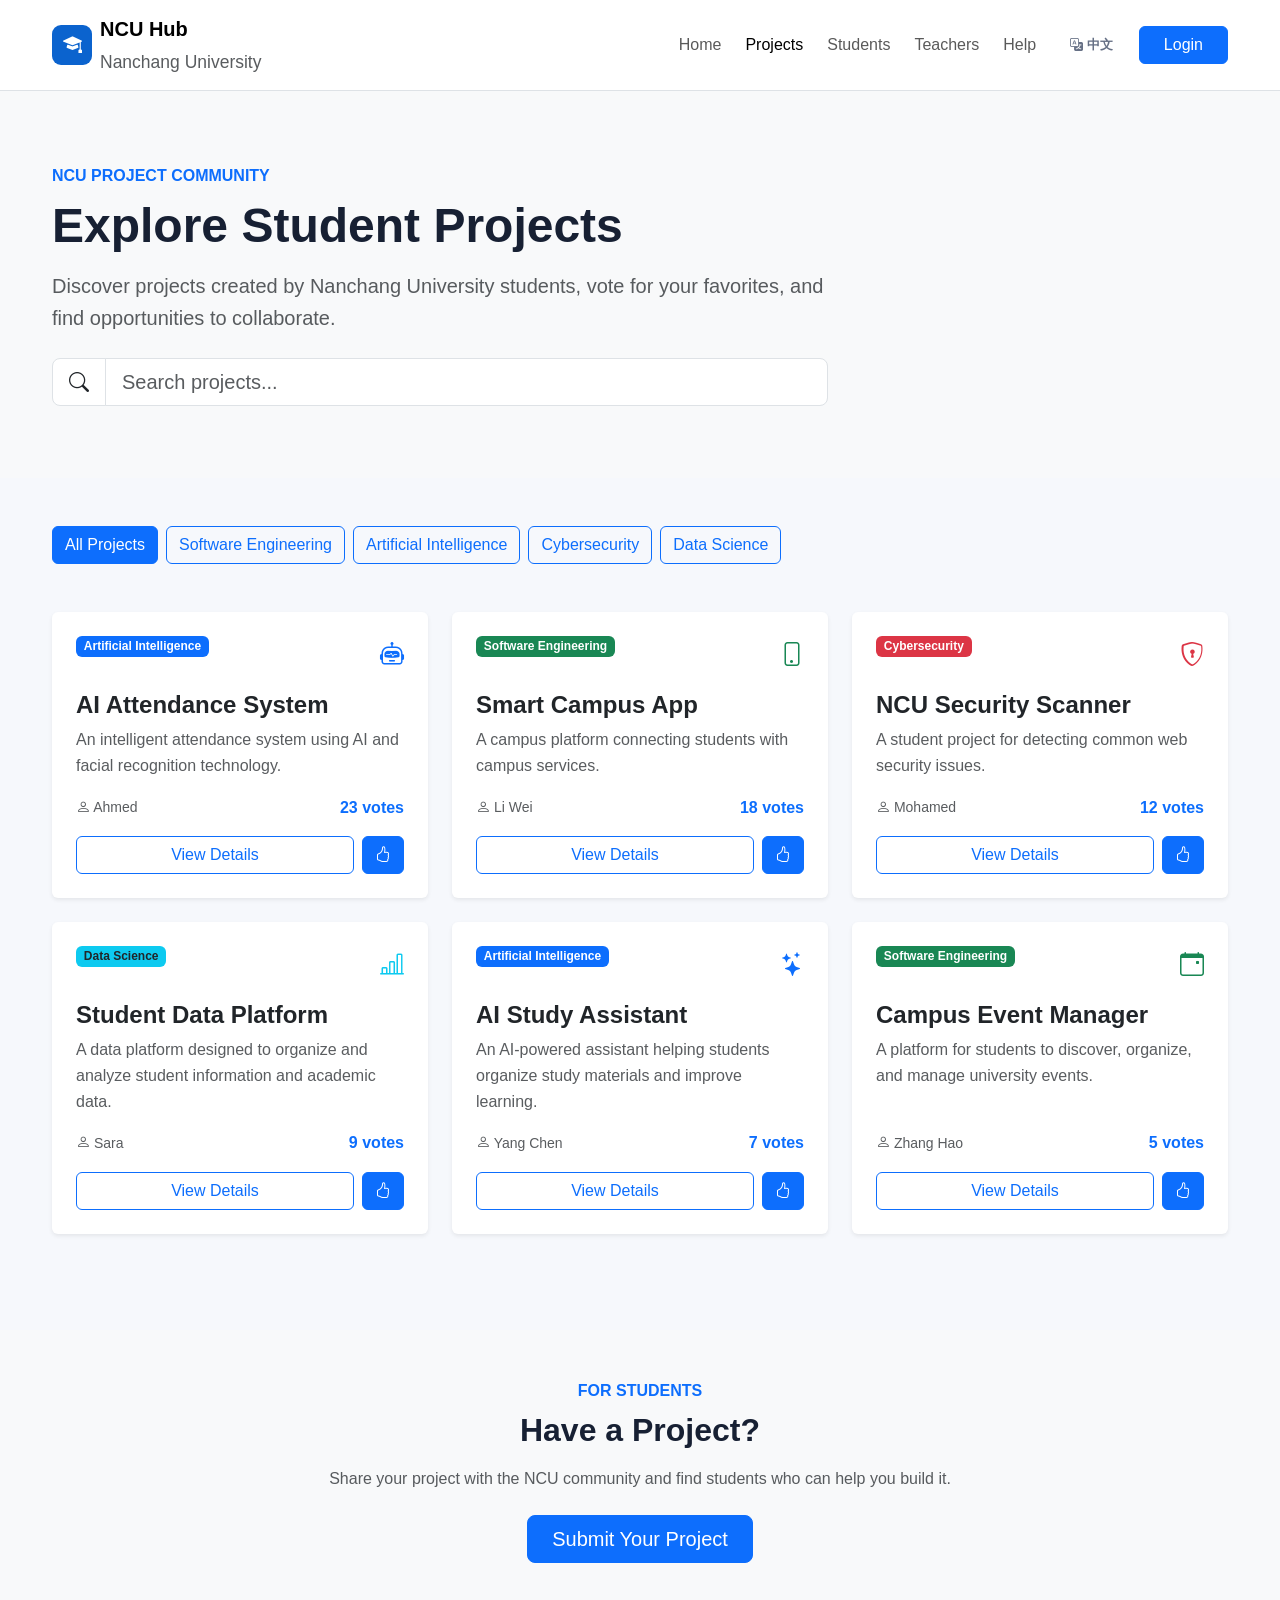
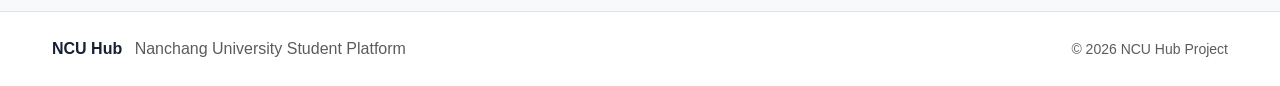
<file: projects.html>
<!DOCTYPE html>
<html lang="en">

<head>
    <meta charset="UTF-8">
    <meta name="viewport" content="width=device-width, initial-scale=1.0">

    <title>Projects | NCU Hub</title>

    <!-- Bootstrap -->
    <link
        href="https://cdn.jsdelivr.net/npm/bootstrap@5.3.3/dist/css/bootstrap.min.css"
        rel="stylesheet"
    >

    <!-- Bootstrap Icons -->
    <link
        rel="stylesheet"
        href="https://cdn.jsdelivr.net/npm/bootstrap-icons@1.11.3/font/bootstrap-icons.min.css"
    >

    <!-- NCU Hub CSS -->
    <link rel="stylesheet" href="css/style.css">

    <!-- Main JavaScript -->
    <script src="js/script.js" defer></script>
</head>

<body>

<!-- =====================================================
     NAVBAR
===================================================== -->

<nav class="navbar navbar-expand-lg bg-white border-bottom sticky-top">

    <div class="container">

        <a
            class="navbar-brand d-flex align-items-center gap-2"
            href="index.html"
        >

            <div class="brand-icon">
                <i class="bi bi-mortarboard-fill"></i>
            </div>

            <div>

                <div class="fw-bold">
                    NCU Hub
                </div>

                <small
                    class="text-muted"
                    data-en="Nanchang University"
                    data-zh="南昌大学"
                >
                    Nanchang University
                </small>

            </div>

        </a>


        <button
            class="navbar-toggler"
            type="button"
            data-bs-toggle="collapse"
            data-bs-target="#mainNavbar"
            aria-controls="mainNavbar"
            aria-expanded="false"
            aria-label="Toggle navigation"
        >
            <span class="navbar-toggler-icon"></span>
        </button>


        <div
            class="collapse navbar-collapse"
            id="mainNavbar"
        >

            <ul class="navbar-nav ms-auto align-items-lg-center gap-lg-2">

                <li class="nav-item">

                    <a
                        class="nav-link"
                        href="index.html"
                        data-en="Home"
                        data-zh="首页"
                    >
                        Home
                    </a>

                </li>


                <li class="nav-item">

                    <a
                        class="nav-link active"
                        href="projects.html"
                        data-en="Projects"
                        data-zh="项目"
                    >
                        Projects
                    </a>

                </li>


                <li class="nav-item">

                    <a
                        class="nav-link"
                        href="students.html"
                        data-en="Students"
                        data-zh="学生"
                    >
                        Students
                    </a>

                </li>


                <li class="nav-item">

                    <a
                        class="nav-link"
                        href="teachers.html"
                        data-en="Teachers"
                        data-zh="教师"
                    >
                        Teachers
                    </a>

                </li>


                <li class="nav-item">

                    <a
                        class="nav-link"
                        href="help.html"
                        data-en="Help"
                        data-zh="帮助"
                    >
                        Help
                    </a>

                </li>


                <!-- LANGUAGE -->

                <li class="nav-item ms-lg-2">

                    <button
                        type="button"
                        class="btn btn-outline-primary language-btn"
                        onclick="
                            changeLanguage(
                                localStorage.getItem('language') === 'zh'
                                ? 'en'
                                : 'zh'
                            )
                        "
                    >

                        <i class="bi bi-translate"></i>

                        <span>中文</span>

                    </button>

                </li>


                <!-- LOGIN -->

                <li class="nav-item ms-lg-2">

                    <a
                        href="login.html"
                        class="btn btn-primary px-4"
                        data-en="Login"
                        data-zh="登录"
                    >
                        Login
                    </a>

                </li>

            </ul>

        </div>

    </div>

</nav>


<!-- =====================================================
     HERO
===================================================== -->

<section class="py-5 bg-light">

    <div class="container py-4">

        <div class="row align-items-center">

            <div class="col-lg-8">

                <div
                    class="text-primary fw-semibold mb-2"
                    data-en="NCU PROJECT COMMUNITY"
                    data-zh="南昌大学项目社区"
                >
                    NCU PROJECT COMMUNITY
                </div>


                <h1
                    class="display-5 fw-bold mb-3"
                    data-en="Explore Student Projects"
                    data-zh="探索学生项目"
                >
                    Explore Student Projects
                </h1>


                <p
                    class="lead text-muted mb-4"
                    data-en="Discover projects created by Nanchang University students, vote for your favorites, and find opportunities to collaborate."
                    data-zh="探索南昌大学学生创建的项目，为你喜欢的项目投票，并寻找合作机会。"
                >
                    Discover projects created by Nanchang University students,
                    vote for your favorites, and find opportunities to collaborate.
                </p>


                <!-- SEARCH -->

                <div class="input-group input-group-lg">

                    <span class="input-group-text bg-white">
                        <i class="bi bi-search"></i>
                    </span>

                    <input
                        type="text"
                        id="projectSearch"
                        class="form-control"
                        data-en-placeholder="Search projects..."
                        data-zh-placeholder="搜索项目..."
                        placeholder="Search projects..."
                        onkeyup="searchProjects()"
                    >

                </div>

            </div>

        </div>

    </div>

</section>


<!-- =====================================================
     PROJECTS
===================================================== -->

<section class="py-5">

    <div class="container">

        <!-- FILTERS -->

        <div class="d-flex flex-wrap gap-2 mb-5">

            <button
                class="btn btn-primary"
                onclick="filterProjects('all')"
                data-en="All Projects"
                data-zh="全部项目"
            >
                All Projects
            </button>


            <button
                class="btn btn-outline-primary"
                onclick="filterProjects('Software Engineering')"
                data-en="Software Engineering"
                data-zh="软件工程"
            >
                Software Engineering
            </button>


            <button
                class="btn btn-outline-primary"
                onclick="filterProjects('Artificial Intelligence')"
                data-en="Artificial Intelligence"
                data-zh="人工智能"
            >
                Artificial Intelligence
            </button>


            <button
                class="btn btn-outline-primary"
                onclick="filterProjects('Cybersecurity')"
                data-en="Cybersecurity"
                data-zh="网络安全"
            >
                Cybersecurity
            </button>


            <button
                class="btn btn-outline-primary"
                onclick="filterProjects('Data Science')"
                data-en="Data Science"
                data-zh="数据科学"
            >
                Data Science
            </button>

        </div>


        <!-- =================================================
             PROJECT GRID
        ================================================= -->

        <div
            class="row g-4"
            id="projectsGrid"
        >


            <!-- =================================================
                 AI ATTENDANCE
            ================================================= -->

            <div
                class="col-md-6 col-lg-4 project-item"
                data-category="Artificial Intelligence"
                data-name="AI Attendance System"
            >

                <div class="card h-100 border-0 shadow-sm">

                    <div class="card-body p-4 d-flex flex-column">

                        <div class="d-flex justify-content-between align-items-start mb-3">

                            <span
                                class="badge bg-primary"
                                data-en="Artificial Intelligence"
                                data-zh="人工智能"
                            >
                                Artificial Intelligence
                            </span>

                            <i class="bi bi-robot text-primary fs-4"></i>

                        </div>


                        <!-- BILINGUAL PROJECT NAME -->

                        <h4
                            class="fw-bold"
                            data-en="AI Attendance System"
                            data-zh="AI 智能考勤系统"
                        >
                            AI Attendance System
                        </h4>


                        <p
                            class="text-muted"
                            data-en="An intelligent attendance system using AI and facial recognition technology."
                            data-zh="使用人工智能和人脸识别技术的智能考勤系统。"
                        >
                            An intelligent attendance system using AI
                            and facial recognition technology.
                        </p>


                        <div class="mt-auto">

                            <div class="d-flex justify-content-between align-items-center mb-3">

                                <small class="text-muted">

                                    <i class="bi bi-person"></i>

                                    <span
                                        data-en="Ahmed"
                                        data-zh="Ahmed"
                                    >
                                        Ahmed
                                    </span>

                                </small>


                                <span class="fw-bold text-primary">

                                    <span id="aiVotes">
                                        25
                                    </span>

                                    <span
                                        data-en=" votes"
                                        data-zh=" 票"
                                    >
                                        votes
                                    </span>

                                </span>

                            </div>


                            <div class="d-flex gap-2">

                                <a
                                    href="project-details.html?id=ai-attendance"
                                    class="btn btn-outline-primary flex-grow-1"
                                    data-en="View Details"
                                    data-zh="查看详情"
                                >
                                    View Details
                                </a>


                                <button
                                    class="btn btn-primary"
                                    onclick="voteAI()"
                                    title="Vote"
                                    aria-label="Vote"
                                >
                                    <i class="bi bi-hand-thumbs-up"></i>
                                </button>

                            </div>

                        </div>

                    </div>

                </div>

            </div>


            <!-- =================================================
                 SMART CAMPUS
            ================================================= -->

            <div
                class="col-md-6 col-lg-4 project-item"
                data-category="Software Engineering"
                data-name="Smart Campus App"
            >

                <div class="card h-100 border-0 shadow-sm">

                    <div class="card-body p-4 d-flex flex-column">

                        <div class="d-flex justify-content-between align-items-start mb-3">

                            <span
                                class="badge bg-success"
                                data-en="Software Engineering"
                                data-zh="软件工程"
                            >
                                Software Engineering
                            </span>

                            <i class="bi bi-phone text-success fs-4"></i>

                        </div>


                        <h4
                            class="fw-bold"
                            data-en="Smart Campus App"
                            data-zh="智慧校园应用"
                        >
                            Smart Campus App
                        </h4>


                        <p
                            class="text-muted"
                            data-en="A campus platform connecting students with campus services."
                            data-zh="连接学生与校园服务的校园平台。"
                        >
                            A campus platform connecting students
                            with campus services.
                        </p>


                        <div class="mt-auto">

                            <div class="d-flex justify-content-between align-items-center mb-3">

                                <small class="text-muted">

                                    <i class="bi bi-person"></i>

                                    <span
                                        data-en="Li Wei"
                                        data-zh="Li Wei"
                                    >
                                        Li Wei
                                    </span>

                                </small>


                                <span class="fw-bold text-primary">

                                    <span id="campusVotes">
                                        18
                                    </span>

                                    <span
                                        data-en=" votes"
                                        data-zh=" 票"
                                    >
                                        votes
                                    </span>

                                </span>

                            </div>


                            <div class="d-flex gap-2">

                                <a
                                    href="project-details.html?id=smart-campus"
                                    class="btn btn-outline-primary flex-grow-1"
                                    data-en="View Details"
                                    data-zh="查看详情"
                                >
                                    View Details
                                </a>


                                <button
                                    class="btn btn-primary"
                                    onclick="voteCampus()"
                                    title="Vote"
                                    aria-label="Vote"
                                >
                                    <i class="bi bi-hand-thumbs-up"></i>
                                </button>

                            </div>

                        </div>

                    </div>

                </div>

            </div>


            <!-- =================================================
                 SECURITY SCANNER
            ================================================= -->

            <div
                class="col-md-6 col-lg-4 project-item"
                data-category="Cybersecurity"
                data-name="NCU Security Scanner"
            >

                <div class="card h-100 border-0 shadow-sm">

                    <div class="card-body p-4 d-flex flex-column">

                        <div class="d-flex justify-content-between align-items-start mb-3">

                            <span
                                class="badge bg-danger"
                                data-en="Cybersecurity"
                                data-zh="网络安全"
                            >
                                Cybersecurity
                            </span>

                            <i class="bi bi-shield-lock text-danger fs-4"></i>

                        </div>


                        <h4
                            class="fw-bold"
                            data-en="NCU Security Scanner"
                            data-zh="南昌大学安全扫描器"
                        >
                            NCU Security Scanner
                        </h4>


                        <p
                            class="text-muted"
                            data-en="A student project for detecting common web security issues."
                            data-zh="用于检测常见 Web 安全问题的学生项目。"
                        >
                            A student project for detecting common web
                            security issues.
                        </p>


                        <div class="mt-auto">

                            <div class="d-flex justify-content-between align-items-center mb-3">

                                <small class="text-muted">

                                    <i class="bi bi-person"></i>

                                    <span
                                        data-en="Mohamed"
                                        data-zh="Mohamed"
                                    >
                                        Mohamed
                                    </span>

                                </small>


                                <span class="fw-bold text-primary">

                                    <span id="securityVotes">
                                        12
                                    </span>

                                    <span
                                        data-en=" votes"
                                        data-zh=" 票"
                                    >
                                        votes
                                    </span>

                                </span>

                            </div>


                            <div class="d-flex gap-2">

                                <a
                                    href="project-details.html?id=security-scanner"
                                    class="btn btn-outline-primary flex-grow-1"
                                    data-en="View Details"
                                    data-zh="查看详情"
                                >
                                    View Details
                                </a>


                                <button
                                    class="btn btn-primary"
                                    onclick="voteSecurityProject()"
                                    title="Vote"
                                    aria-label="Vote"
                                >
                                    <i class="bi bi-hand-thumbs-up"></i>
                                </button>

                            </div>

                        </div>

                    </div>

                </div>

            </div>


            <!-- =================================================
                 STUDENT DATA PLATFORM
            ================================================= -->

            <div
                class="col-md-6 col-lg-4 project-item"
                data-category="Data Science"
                data-name="Student Data Platform"
            >

                <div class="card h-100 border-0 shadow-sm">

                    <div class="card-body p-4 d-flex flex-column">

                        <div class="d-flex justify-content-between align-items-start mb-3">

                            <span
                                class="badge bg-info text-dark"
                                data-en="Data Science"
                                data-zh="数据科学"
                            >
                                Data Science
                            </span>

                            <i class="bi bi-bar-chart-line text-info fs-4"></i>

                        </div>


                        <h4
                            class="fw-bold"
                            data-en="Student Data Platform"
                            data-zh="学生数据平台"
                        >
                            Student Data Platform
                        </h4>


                        <p
                            class="text-muted"
                            data-en="A data platform designed to organize and analyze student information and academic data."
                            data-zh="用于组织和分析学生信息及学术数据的数据平台。"
                        >
                            A data platform designed to organize and analyze
                            student information and academic data.
                        </p>


                        <div class="mt-auto">

                            <div class="d-flex justify-content-between align-items-center mb-3">

                                <small class="text-muted">

                                    <i class="bi bi-person"></i>

                                    <span
                                        data-en="Sara"
                                        data-zh="Sara"
                                    >
                                        Sara
                                    </span>

                                </small>


                                <span class="fw-bold text-primary">

                                    <span id="dataProjectVotes">
                                        9
                                    </span>

                                    <span
                                        data-en=" votes"
                                        data-zh=" 票"
                                    >
                                        votes
                                    </span>

                                </span>

                            </div>


                            <div class="d-flex gap-2">

                                <a
                                    href="project-details.html?id=student-data"
                                    class="btn btn-outline-primary flex-grow-1"
                                    data-en="View Details"
                                    data-zh="查看详情"
                                >
                                    View Details
                                </a>


                                <button
                                    class="btn btn-primary"
                                    onclick="voteDataProject()"
                                    title="Vote"
                                    aria-label="Vote"
                                >
                                    <i class="bi bi-hand-thumbs-up"></i>
                                </button>

                            </div>

                        </div>

                    </div>

                </div>

            </div>


            <!-- =================================================
                 AI STUDY ASSISTANT
            ================================================= -->

            <div
                class="col-md-6 col-lg-4 project-item"
                data-category="Artificial Intelligence"
                data-name="AI Study Assistant"
            >

                <div class="card h-100 border-0 shadow-sm">

                    <div class="card-body p-4 d-flex flex-column">

                        <div class="d-flex justify-content-between align-items-start mb-3">

                            <span
                                class="badge bg-primary"
                                data-en="Artificial Intelligence"
                                data-zh="人工智能"
                            >
                                Artificial Intelligence
                            </span>

                            <i class="bi bi-stars text-primary fs-4"></i>

                        </div>


                        <h4
                            class="fw-bold"
                            data-en="AI Study Assistant"
                            data-zh="AI 学习助手"
                        >
                            AI Study Assistant
                        </h4>


                        <p
                            class="text-muted"
                            data-en="An AI-powered assistant helping students organize study materials and improve learning."
                            data-zh="帮助学生整理学习资料并提高学习效率的人工智能助手。"
                        >
                            An AI-powered assistant helping students organize
                            study materials and improve learning.
                        </p>


                        <div class="mt-auto">

                            <div class="d-flex justify-content-between align-items-center mb-3">

                                <small class="text-muted">

                                    <i class="bi bi-person"></i>

                                    <span
                                        data-en="Yang Chen"
                                        data-zh="Yang Chen"
                                    >
                                        Yang Chen
                                    </span>

                                </small>


                                <span class="fw-bold text-primary">

                                    <span id="studyProjectVotes">
                                        7
                                    </span>

                                    <span
                                        data-en=" votes"
                                        data-zh=" 票"
                                    >
                                        votes
                                    </span>

                                </span>

                            </div>


                            <div class="d-flex gap-2">

                                <a
                                    href="project-details.html?id=study-assistant"
                                    class="btn btn-outline-primary flex-grow-1"
                                    data-en="View Details"
                                    data-zh="查看详情"
                                >
                                    View Details
                                </a>


                                <button
                                    class="btn btn-primary"
                                    onclick="voteStudyProject()"
                                    title="Vote"
                                    aria-label="Vote"
                                >
                                    <i class="bi bi-hand-thumbs-up"></i>
                                </button>

                            </div>

                        </div>

                    </div>

                </div>

            </div>


            <!-- =================================================
                 CAMPUS EVENT MANAGER
            ================================================= -->

            <div
                class="col-md-6 col-lg-4 project-item"
                data-category="Software Engineering"
                data-name="Campus Event Manager"
            >

                <div class="card h-100 border-0 shadow-sm">

                    <div class="card-body p-4 d-flex flex-column">

                        <div class="d-flex justify-content-between align-items-start mb-3">

                            <span
                                class="badge bg-success"
                                data-en="Software Engineering"
                                data-zh="软件工程"
                            >
                                Software Engineering
                            </span>

                            <i class="bi bi-calendar-event text-success fs-4"></i>

                        </div>


                        <h4
                            class="fw-bold"
                            data-en="Campus Event Manager"
                            data-zh="校园活动管理系统"
                        >
                            Campus Event Manager
                        </h4>


                        <p
                            class="text-muted"
                            data-en="A platform for students to discover, organize, and manage university events."
                            data-zh="帮助学生发现、组织和管理校园活动的平台。"
                        >
                            A platform for students to discover, organize,
                            and manage university events.
                        </p>


                        <div class="mt-auto">

                            <div class="d-flex justify-content-between align-items-center mb-3">

                                <small class="text-muted">

                                    <i class="bi bi-person"></i>

                                    <span
                                        data-en="Zhang Hao"
                                        data-zh="Zhang Hao"
                                    >
                                        Zhang Hao
                                    </span>

                                </small>


                                <span class="fw-bold text-primary">

                                    <span id="eventsProjectVotes">
                                        5
                                    </span>

                                    <span
                                        data-en=" votes"
                                        data-zh=" 票"
                                    >
                                        votes
                                    </span>

                                </span>

                            </div>


                            <div class="d-flex gap-2">

                                <a
                                    href="project-details.html?id=event-manager"
                                    class="btn btn-outline-primary flex-grow-1"
                                    data-en="View Details"
                                    data-zh="查看详情"
                                >
                                    View Details
                                </a>


                                <button
                                    class="btn btn-primary"
                                    onclick="voteEventsProject()"
                                    title="Vote"
                                    aria-label="Vote"
                                >
                                    <i class="bi bi-hand-thumbs-up"></i>
                                </button>

                            </div>

                        </div>

                    </div>

                </div>

            </div>

        </div>


        <!-- =================================================
             SUBMITTED PROJECTS
        ================================================= -->

        <div
            class="mt-5"
            id="submittedProjectsContainer"
        >
        </div>


        <!-- =================================================
             NO RESULTS
        ================================================= -->

        <div
            id="noProjectsMessage"
            class="text-center py-5 d-none"
        >

            <i class="bi bi-search display-5 text-muted"></i>

            <h4
                class="mt-3"
                data-en="No projects found"
                data-zh="没有找到项目"
            >
                No projects found
            </h4>


            <p
                class="text-muted"
                data-en="Try another search term or category."
                data-zh="请尝试其他搜索关键词或项目类别。"
            >
                Try another search term or category.
            </p>

        </div>

    </div>

</section>


<!-- =====================================================
     CTA
===================================================== -->

<section class="py-5 bg-light">

    <div class="container">

        <div class="text-center">

            <div
                class="text-primary fw-semibold mb-2"
                data-en="FOR STUDENTS"
                data-zh="面向学生"
            >
                FOR STUDENTS
            </div>


            <h2
                class="fw-bold mb-3"
                data-en="Have a Project?"
                data-zh="有项目吗？"
            >
                Have a Project?
            </h2>


            <p
                class="text-muted mb-4"
                data-en="Share your project with the NCU community and find students who can help you build it."
                data-zh="向南昌大学社区分享你的项目，并寻找可以帮助你完成项目的学生。"
            >
                Share your project with the NCU community and find students
                who can help you build it.
            </p>


            <a
                href="login.html"
                class="btn btn-primary btn-lg px-4"
                data-en="Submit Your Project"
                data-zh="提交你的项目"
            >
                Submit Your Project
            </a>

        </div>

    </div>

</section>


<!-- =====================================================
     FOOTER
===================================================== -->

<footer class="border-top py-4 bg-white">

    <div class="container">

        <div class="row align-items-center">

            <div class="col-md-6">

                <strong>
                    NCU Hub
                </strong>

                <span
                    class="text-muted ms-2"
                    data-en="Nanchang University Student Platform"
                    data-zh="南昌大学学生平台"
                >
                    Nanchang University Student Platform
                </span>

            </div>


            <div class="col-md-6 text-md-end mt-3 mt-md-0">

                <small
                    class="text-muted"
                    data-en="© 2026 NCU Hub Project"
                    data-zh="© 2026 NCU Hub 项目"
                >
                    © 2026 NCU Hub Project
                </small>

            </div>

        </div>

    </div>

</footer>


<!-- Bootstrap JavaScript -->

<script
    src="https://cdn.jsdelivr.net/npm/bootstrap@5.3.3/dist/js/bootstrap.bundle.min.js">
</script>


</body>
</html>
</file>
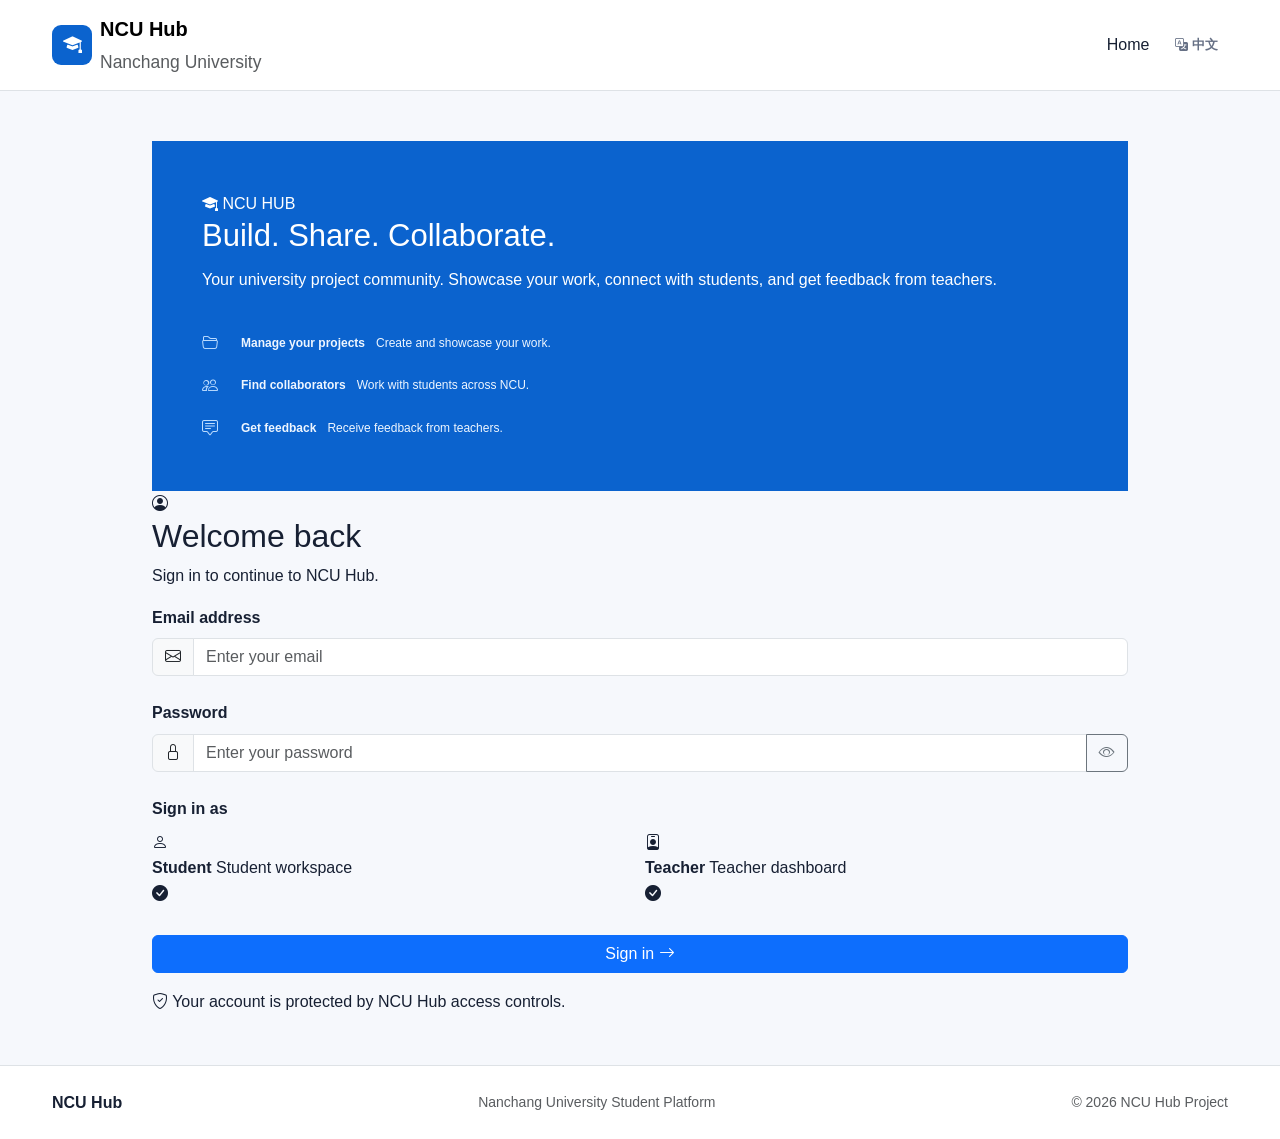
<file: students.html>
<!DOCTYPE html>
<html lang="en">

<head>
    <meta charset="UTF-8">
    <meta name="viewport" content="width=device-width, initial-scale=1.0">

    <title>Student Workspace | NCU Hub</title>

    <!-- Bootstrap -->
    <link
        href="https://cdn.jsdelivr.net/npm/bootstrap@5.3.3/dist/css/bootstrap.min.css"
        rel="stylesheet"
    >

    <!-- Bootstrap Icons -->
    <link
        rel="stylesheet"
        href="https://cdn.jsdelivr.net/npm/bootstrap-icons@1.11.3/font/bootstrap-icons.min.css"
    >

    <!-- NCU Hub CSS -->
    <link rel="stylesheet" href="css/style.css">

    <style>
        /* =====================================================
           NCU HUB — STUDENT WORKSPACE
           ===================================================== */

        :root {
            --ncu-blue: #005baa;
            --ncu-dark: #0b1f33;
            --ncu-text: #172333;
            --ncu-muted: #6d7886;
            --ncu-border: #e7ebf0;
            --ncu-bg: #f7f9fc;
            --ncu-white: #ffffff;
            --ncu-green: #17834d;
            --ncu-orange: #b86b00;
        }

        * {
            box-sizing: border-box;
        }

        body {
            margin: 0;
            background: var(--ncu-bg);
            color: var(--ncu-text);
            font-family:
                Inter,
                -apple-system,
                BlinkMacSystemFont,
                "Segoe UI",
                Arial,
                sans-serif;
        }

        a {
            text-decoration: none;
        }

        /* =====================================================
           NAVIGATION
           ===================================================== */

        .ncu-navbar {
            height: 72px;
            background: #ffffff;
            border-bottom: 1px solid var(--ncu-border);
            position: sticky;
            top: 0;
            z-index: 1000;
        }

        .ncu-nav-inner {
            max-width: 1380px;
            height: 100%;
            margin: auto;
            padding: 0 28px;

            display: flex;
            align-items: center;
            justify-content: space-between;
        }

        .ncu-brand {
            display: flex;
            align-items: center;
            gap: 12px;
            color: var(--ncu-dark);
        }

        .ncu-brand-mark {
            width: 38px;
            height: 38px;
            border-radius: 9px;

            display: flex;
            align-items: center;
            justify-content: center;

            background: var(--ncu-blue);
            color: white;
            font-weight: 800;
            font-size: 15px;
        }

        .ncu-brand-text strong {
            display: block;
            font-size: 16px;
            line-height: 18px;
            letter-spacing: -0.2px;
        }

        .ncu-brand-text span {
            display: block;
            font-size: 11px;
            color: var(--ncu-muted);
            margin-top: 2px;
        }

        .ncu-nav-links {
            display: flex;
            align-items: center;
            gap: 4px;
            margin-left: auto;
            margin-right: 28px;
        }

        .ncu-nav-link {
            color: #586574;
            padding: 9px 13px;
            border-radius: 7px;
            font-size: 14px;
            font-weight: 500;
            transition: 0.2s;
        }

        .ncu-nav-link:hover {
            color: var(--ncu-blue);
            background: #f2f7fc;
        }

        .ncu-nav-link.active {
            color: var(--ncu-blue);
            background: #edf5fc;
            font-weight: 650;
        }

        .ncu-nav-right {
            display: flex;
            align-items: center;
            gap: 12px;
        }

        .language-btn {
            border: 1px solid var(--ncu-border);
            background: white;
            color: #45515e;
            border-radius: 7px;
            padding: 7px 11px;
            font-size: 13px;
        }

        .language-btn:hover {
            border-color: #b9d3ea;
            color: var(--ncu-blue);
        }

        .nav-divider {
            width: 1px;
            height: 28px;
            background: var(--ncu-border);
        }

        .user-mini {
            display: flex;
            align-items: center;
            gap: 9px;
        }

        .user-mini-avatar {
            width: 34px;
            height: 34px;
            border-radius: 50%;
            background: #e8f2fb;
            color: var(--ncu-blue);

            display: flex;
            align-items: center;
            justify-content: center;

            font-size: 13px;
            font-weight: 700;
        }

        .user-mini-name {
            font-size: 13px;
            font-weight: 600;
            color: var(--ncu-text);
        }

        /* =====================================================
           PAGE
           ===================================================== */

        .workspace {
            max-width: 1380px;
            margin: auto;
            padding: 34px 28px 60px;
        }

        /* =====================================================
           WELCOME
           ===================================================== */

        .welcome {
            display: flex;
            align-items: flex-end;
            justify-content: space-between;
            margin-bottom: 30px;
        }

        .welcome-label {
            color: var(--ncu-blue);
            font-size: 12px;
            font-weight: 700;
            text-transform: uppercase;
            letter-spacing: 1.1px;
            margin-bottom: 7px;
        }

        .welcome h1 {
            margin: 0;
            color: var(--ncu-dark);
            font-size: 30px;
            font-weight: 700;
            letter-spacing: -0.8px;
        }

        .welcome p {
            margin: 7px 0 0;
            color: var(--ncu-muted);
            font-size: 14px;
        }

        .primary-btn {
            border: none;
            background: var(--ncu-blue);
            color: white;

            padding: 11px 17px;
            border-radius: 7px;

            font-size: 13px;
            font-weight: 600;

            display: inline-flex;
            align-items: center;
            gap: 8px;

            transition: 0.2s;
        }

        .primary-btn:hover {
            background: #004b8d;
            color: white;
            transform: translateY(-1px);
        }

        /* =====================================================
           OVERVIEW NUMBERS
           ===================================================== */

        .overview-row {
            display: grid;
            grid-template-columns: repeat(4, 1fr);
            background: white;
            border: 1px solid var(--ncu-border);
            border-radius: 10px;
            margin-bottom: 28px;
        }

        .overview-item {
            padding: 20px 24px;
            border-right: 1px solid var(--ncu-border);
        }

        .overview-item:last-child {
            border-right: none;
        }

        .overview-label {
            font-size: 12px;
            color: var(--ncu-muted);
            margin-bottom: 8px;
        }

        .overview-number {
            font-size: 25px;
            font-weight: 700;
            color: var(--ncu-dark);
        }

        .overview-small {
            font-size: 11px;
            color: var(--ncu-muted);
            margin-left: 5px;
        }

        /* =====================================================
           SECTION
           ===================================================== */

        .section-header {
            display: flex;
            align-items: center;
            justify-content: space-between;
            margin-bottom: 13px;
        }

        .section-title {
            font-size: 16px;
            font-weight: 700;
            color: var(--ncu-dark);
            margin: 0;
        }

        .section-link {
            font-size: 12px;
            color: var(--ncu-blue);
            font-weight: 600;
        }

        /* =====================================================
           MAIN GRID
           ===================================================== */

        .main-grid {
            display: grid;
            grid-template-columns: minmax(0, 1.65fr) minmax(310px, 0.8fr);
            gap: 24px;
            align-items: start;
        }

        .content-panel {
            background: white;
            border: 1px solid var(--ncu-border);
            border-radius: 10px;
            overflow: hidden;
        }

        .panel-header {
            padding: 18px 20px;
            border-bottom: 1px solid var(--ncu-border);

            display: flex;
            justify-content: space-between;
            align-items: center;
        }

        .panel-header h2 {
            margin: 0;
            font-size: 15px;
            font-weight: 700;
            color: var(--ncu-dark);
        }

        .panel-body {
            padding: 0;
        }

        /* =====================================================
           PROJECT TABLE
           ===================================================== */

        .project-table {
            width: 100%;
        }

        .project-table-head,
        .project-row {
            display: grid;
            grid-template-columns: minmax(220px, 2fr) 130px 100px 110px;
            gap: 15px;
            align-items: center;
        }

        .project-table-head {
            padding: 11px 20px;
            background: #fafbfd;

            color: #8a94a1;
            font-size: 10px;
            font-weight: 700;
            text-transform: uppercase;
            letter-spacing: 0.7px;
        }

        .project-row {
            padding: 17px 20px;
            border-top: 1px solid var(--ncu-border);
            transition: 0.2s;
        }

        .project-row:hover {
            background: #fbfcfe;
        }

        .project-title {
            color: var(--ncu-dark);
            font-size: 13px;
            font-weight: 650;
            margin-bottom: 4px;
        }

        .project-description {
            color: var(--ncu-muted);
            font-size: 11px;

            white-space: nowrap;
            overflow: hidden;
            text-overflow: ellipsis;
            max-width: 440px;
        }

        .project-category {
            display: inline-block;
            color: #526170;
            background: #f3f5f7;
            border-radius: 5px;
            padding: 5px 8px;
            font-size: 10px;
            font-weight: 600;
        }

        .project-votes {
            font-size: 12px;
            color: #526170;
        }

        .project-status {
            display: inline-flex;
            align-items: center;
            gap: 6px;

            font-size: 11px;
            font-weight: 600;
        }

        .status-dot {
            width: 6px;
            height: 6px;
            border-radius: 50%;
            background: var(--ncu-green);
        }

        .status-review {
            color: var(--ncu-orange);
        }

        .status-review .status-dot {
            background: #d88919;
        }

        .project-action {
            color: var(--ncu-blue);
            font-size: 11px;
            font-weight: 650;
        }

        /* =====================================================
           EMPTY PROJECT
           ===================================================== */

        .empty-project {
            padding: 48px 25px;
            text-align: center;
        }

        .empty-project-icon {
            width: 44px;
            height: 44px;
            margin: 0 auto 12px;

            display: flex;
            align-items: center;
            justify-content: center;

            border-radius: 8px;
            background: #edf5fc;
            color: var(--ncu-blue);
        }

        .empty-project h3 {
            font-size: 14px;
            margin-bottom: 5px;
        }

        .empty-project p {
            color: var(--ncu-muted);
            font-size: 12px;
            margin-bottom: 16px;
        }

        /* =====================================================
           RIGHT SIDE
           ===================================================== */

        .side-panel {
            margin-bottom: 24px;
        }

        .feedback-item {
            padding: 17px 19px;
            border-bottom: 1px solid var(--ncu-border);
        }

        .feedback-item:last-child {
            border-bottom: none;
        }

        .feedback-project {
            color: var(--ncu-dark);
            font-size: 12px;
            font-weight: 650;
            margin-bottom: 7px;
        }

        .feedback-author {
            color: var(--ncu-muted);
            font-size: 10px;
            margin-bottom: 8px;
        }

        .feedback-text {
            color: #53606d;
            font-size: 11px;
            line-height: 1.55;
        }

        .feedback-empty {
            padding: 30px 20px;
            color: var(--ncu-muted);
            text-align: center;
            font-size: 12px;
        }

        /* =====================================================
           ACTIVITY
           ===================================================== */

        .activity-item {
            display: flex;
            gap: 12px;
            padding: 15px 19px;
            border-bottom: 1px solid var(--ncu-border);
        }

        .activity-item:last-child {
            border-bottom: none;
        }

        .activity-marker {
            width: 25px;
            height: 25px;
            flex-shrink: 0;

            border-radius: 50%;
            background: #edf5fc;
            color: var(--ncu-blue);

            display: flex;
            align-items: center;
            justify-content: center;

            font-size: 11px;
        }

        .activity-text {
            font-size: 11px;
            color: #52606d;
            line-height: 1.45;
        }

        .activity-text strong {
            color: var(--ncu-dark);
        }

        .activity-time {
            display: block;
            margin-top: 4px;
            color: #9aa3ad;
            font-size: 9px;
        }

        /* =====================================================
           COLLABORATION
           ===================================================== */

        .collaboration-card {
            padding: 20px;
        }

        .collaboration-card h3 {
            font-size: 14px;
            font-weight: 700;
            margin-bottom: 5px;
        }

        .collaboration-card p {
            color: var(--ncu-muted);
            font-size: 11px;
            line-height: 1.5;
            margin-bottom: 16px;
        }

        .collaboration-link {
            display: flex;
            align-items: center;
            justify-content: space-between;

            padding: 10px 0;
            border-top: 1px solid var(--ncu-border);

            color: #43515f;
            font-size: 11px;
            font-weight: 600;
        }

        .collaboration-link i {
            color: var(--ncu-blue);
        }

        /* =====================================================
           SUBMIT PROJECT
           ===================================================== */

        .submit-section {
            margin-top: 28px;
        }

        .submit-panel {
            background: white;
            border: 1px solid var(--ncu-border);
            border-radius: 10px;
        }

        .submit-content {
            padding: 24px;
        }

        .form-label {
            font-size: 11px;
            font-weight: 650;
            color: #4d5966;
            margin-bottom: 6px;
        }

        .form-control,
        .form-select {
            border: 1px solid #dce2e8;
            border-radius: 6px;
            font-size: 12px;
            padding: 10px 11px;
            box-shadow: none !important;
        }

        .form-control:focus,
        .form-select:focus {
            border-color: #8eb9dc;
        }

        .submit-message {
            font-size: 12px;
            margin-top: 13px;
        }

        /* =====================================================
           FOOTER
           ===================================================== */

        .workspace-footer {
            margin-top: 45px;
            padding-top: 18px;
            border-top: 1px solid var(--ncu-border);

            display: flex;
            justify-content: space-between;

            color: #8a949f;
            font-size: 10px;
        }

        /* =====================================================
           MOBILE
           ===================================================== */

        .mobile-menu {
            display: none;
            border: 1px solid var(--ncu-border);
            background: white;
            color: var(--ncu-dark);
            width: 36px;
            height: 36px;
            border-radius: 7px;
        }

        @media (max-width: 1000px) {

            .ncu-nav-links {
                display: none;
            }

            .mobile-menu {
                display: flex;
                align-items: center;
                justify-content: center;
            }

            .overview-row {
                grid-template-columns: repeat(2, 1fr);
            }

            .overview-item:nth-child(2) {
                border-right: none;
            }

            .overview-item:nth-child(-n+2) {
                border-bottom: 1px solid var(--ncu-border);
            }

            .main-grid {
                grid-template-columns: 1fr;
            }
        }

        @media (max-width: 700px) {

            .ncu-nav-inner {
                padding: 0 15px;
            }

            .user-mini-name {
                display: none;
            }

            .workspace {
                padding: 25px 15px 45px;
            }

            .welcome {
                display: block;
            }

            .welcome h1 {
                font-size: 25px;
            }

            .welcome .primary-btn {
                margin-top: 18px;
            }

            .overview-row {
                grid-template-columns: 1fr 1fr;
            }

            .overview-item {
                padding: 16px;
            }

            .project-table-head {
                display: none;
            }

            .project-row {
                display: block;
                padding: 18px;
            }

            .project-title {
                margin-bottom: 5px;
            }

            .project-description {
                max-width: 100%;
                margin-bottom: 12px;
                white-space: normal;
            }

            .project-category,
            .project-votes,
            .project-status {
                margin-right: 8px;
                margin-bottom: 8px;
            }

            .workspace-footer {
                display: block;
                line-height: 1.8;
            }
        }
    </style>
</head>

<body onload="checkAccess('student')">

    <!-- =====================================================
         NAVBAR
         ===================================================== -->

    <header class="ncu-navbar">

        <div class="ncu-nav-inner">

            <a href="index.html" class="ncu-brand">

                <div class="ncu-brand-mark">
                    NCU
                </div>

                <div class="ncu-brand-text">
                    <strong>NCU Hub</strong>
                    <span>Nanchang University</span>
                </div>

            </a>

            <nav class="ncu-nav-links">

                <a href="index.html" class="ncu-nav-link">
                    <span data-en="Home" data-zh="首页">Home</span>
                </a>

                <a href="projects.html" class="ncu-nav-link">
                    <span data-en="Projects" data-zh="项目">Projects</span>
                </a>

                <a href="students.html" class="ncu-nav-link active">
                    <span data-en="Student Workspace" data-zh="学生工作台">
                        Student Workspace
                    </span>
                </a>

                <a href="help.html" class="ncu-nav-link">
                    <span data-en="Community" data-zh="社区">Community</span>
                </a>

            </nav>

            <div class="ncu-nav-right">

                <button
                    class="language-btn"
                    onclick="
                        changeLanguage(
                            localStorage.getItem('language') === 'zh'
                            ? 'en'
                            : 'zh'
                        )
                    "
                >
                    <i class="bi bi-translate"></i>
                    <span data-en="中文" data-zh="English">中文</span>
                </button>

                <div class="nav-divider"></div>

                <div class="user-mini">

                    <div
                        class="user-mini-avatar"
                        id="studentInitial"
                    >
                        S
                    </div>

                    <span
                        class="user-mini-name"
                        id="topbarStudentName"
                    >
                        Student
                    </span>

                </div>

                <button
                    class="mobile-menu"
                    onclick="logoutUser()"
                    title="Sign out"
                >
                    <i class="bi bi-box-arrow-right"></i>
                </button>

            </div>

        </div>

    </header>


    <!-- =====================================================
         WORKSPACE
         ===================================================== -->

    <main class="workspace">

        <!-- Welcome -->

        <section class="welcome">

            <div>

                <div
                    class="welcome-label"
                    data-en="Student Workspace"
                    data-zh="学生工作台"
                >
                    Student Workspace
                </div>

                <h1>
                    <span
                        data-en="Welcome back,"
                        data-zh="欢迎回来，"
                    >
                        Welcome back,
                    </span>

                    <span id="dashboardStudentName">
                        Student
                    </span>
                </h1>

                <p
                    data-en="Manage your projects, collaborate with students, and track your progress."
                    data-zh="管理你的项目，与学生合作，并查看你的项目进展。"
                >
                    Manage your projects, collaborate with students,
                    and track your progress.
                </p>

            </div>

            <button
                class="primary-btn"
                onclick="document.getElementById('submitProjectSection').scrollIntoView({behavior:'smooth'})"
            >
                <i class="bi bi-plus-lg"></i>

                <span
                    data-en="Create a project"
                    data-zh="创建项目"
                >
                    Create a project
                </span>
            </button>

        </section>


        <!-- =====================================================
             OVERVIEW
             ===================================================== -->

        <section class="overview-row">

            <div class="overview-item">

                <div
                    class="overview-label"
                    data-en="My projects"
                    data-zh="我的项目"
                >
                    My projects
                </div>

                <div
                    class="overview-number"
                    id="myProjectCount"
                >
                    0
                </div>

            </div>


            <div class="overview-item">

                <div
                    class="overview-label"
                    data-en="Total votes"
                    data-zh="总投票"
                >
                    Total votes
                </div>

                <div
                    class="overview-number"
                    id="myTotalVotes"
                >
                    0
                </div>

            </div>


            <div class="overview-item">

                <div
                    class="overview-label"
                    data-en="Collaborators"
                    data-zh="合作伙伴"
                >
                    Collaborators
                </div>

                <div
                    class="overview-number"
                    id="myCollaborators"
                >
                    0
                </div>

            </div>


            <div class="overview-item">

                <div
                    class="overview-label"
                    data-en="Teacher feedback"
                    data-zh="教师反馈"
                >
                    Teacher feedback
                </div>

                <div
                    class="overview-number"
                    id="myFeedbackCount"
                >
                    0
                </div>

            </div>

        </section>


        <!-- =====================================================
             MAIN CONTENT
             ===================================================== -->

        <section class="main-grid">

            <!-- LEFT -->

            <div>

                <div class="section-header">

                    <h2
                        class="section-title"
                        data-en="My projects"
                        data-zh="我的项目"
                    >
                        My projects
                    </h2>

                    <a
                        href="projects.html"
                        class="section-link"
                        data-en="Explore projects →"
                        data-zh="浏览项目 →"
                    >
                        Explore projects →
                    </a>

                </div>


                <div class="content-panel">

                    <div class="panel-header">

                        <h2
                            data-en="Project portfolio"
                            data-zh="项目作品集"
                        >
                            Project portfolio
                        </h2>

                    </div>

                    <div class="panel-body">

                        <div class="project-table">

                            <div class="project-table-head">

                                <div
                                    data-en="Project"
                                    data-zh="项目"
                                >
                                    Project
                                </div>

                                <div
                                    data-en="Category"
                                    data-zh="类别"
                                >
                                    Category
                                </div>

                                <div
                                    data-en="Votes"
                                    data-zh="投票"
                                >
                                    Votes
                                </div>

                                <div
                                    data-en="Status"
                                    data-zh="状态"
                                >
                                    Status
                                </div>

                            </div>


                            <!-- Existing JS will populate this -->

                            <div id="studentProjects">

                                <div class="empty-project">

                                    <div class="empty-project-icon">
                                        <i class="bi bi-folder2-open"></i>
                                    </div>

                                    <h3
                                        data-en="No projects yet"
                                        data-zh="还没有项目"
                                    >
                                        No projects yet
                                    </h3>

                                    <p
                                        data-en="Create your first project and share your work with the NCU community."
                                        data-zh="创建你的第一个项目，与南昌大学社区分享你的作品。"
                                    >
                                        Create your first project and share
                                        your work with the NCU community.
                                    </p>

                                    <button
                                        class="primary-btn"
                                        onclick="document.getElementById('submitProjectSection').scrollIntoView({behavior:'smooth'})"
                                    >
                                        <i class="bi bi-plus-lg"></i>

                                        <span
                                            data-en="Create your first project"
                                            data-zh="创建第一个项目"
                                        >
                                            Create your first project
                                        </span>
                                    </button>

                                </div>

                            </div>

                        </div>

                    </div>

                </div>

            </div>


            <!-- RIGHT -->

            <aside>

                <!-- Teacher Feedback -->

                <div class="side-panel">

                    <div class="section-header">

                        <h2
                            class="section-title"
                            data-en="Teacher feedback"
                            data-zh="教师反馈"
                        >
                            Teacher feedback
                        </h2>

                    </div>

                    <div class="content-panel">

                        <div id="feedback">

                            <div class="feedback-empty">

                                <i class="bi bi-chat-square-text fs-4"></i>

                                <div class="mt-2">
                                    <span
                                        data-en="No feedback yet"
                                        data-zh="暂无反馈"
                                    >
                                        No feedback yet
                                    </span>
                                </div>

                            </div>

                        </div>

                    </div>

                </div>


                <!-- Activity -->

                <div class="side-panel">

                    <div class="section-header">

                        <h2
                            class="section-title"
                            data-en="Recent activity"
                            data-zh="最近活动"
                        >
                            Recent activity
                        </h2>

                    </div>

                    <div class="content-panel">

                        <div class="activity-item">

                            <div class="activity-marker">
                                <i class="bi bi-folder"></i>
                            </div>

                            <div class="activity-text">

                                <strong
                                    data-en="Your project space is ready"
                                    data-zh="你的项目空间已准备好"
                                >
                                    Your project space is ready
                                </strong>

                                <span
                                    data-en="Create a project to get started."
                                    data-zh="创建项目开始使用。"
                                >
                                    Create a project to get started.
                                </span>

                                <span
                                    class="activity-time"
                                    data-en="NCU Hub"
                                    data-zh="NCU Hub"
                                >
                                    NCU Hub
                                </span>

                            </div>

                        </div>


                        <div class="activity-item">

                            <div class="activity-marker">
                                <i class="bi bi-people"></i>
                            </div>

                            <div class="activity-text">

                                <strong
                                    data-en="Find collaborators"
                                    data-zh="寻找合作伙伴"
                                >
                                    Find collaborators
                                </strong>

                                <span
                                    data-en="Connect with students working on similar ideas."
                                    data-zh="与有相似想法的学生交流。"
                                >
                                    Connect with students working on
                                    similar ideas.
                                </span>

                                <span
                                    class="activity-time"
                                    data-en="Community"
                                    data-zh="社区"
                                >
                                    Community
                                </span>

                            </div>

                        </div>

                    </div>

                </div>


                <!-- Collaboration -->

                <div class="side-panel">

                    <div class="section-header">

                        <h2
                            class="section-title"
                            data-en="Collaboration"
                            data-zh="合作"
                        >
                            Collaboration
                        </h2>

                    </div>

                    <div class="content-panel">

                        <div class="collaboration-card">

                            <h3
                                data-en="Build together"
                                data-zh="一起创造"
                            >
                                Build together
                            </h3>

                            <p
                                data-en="Find students with skills that can help turn your project idea into a stronger solution."
                                data-zh="寻找拥有相关技能的学生，让你的项目想法变成更好的解决方案。"
                            >
                                Find students with skills that can help
                                turn your project idea into a stronger solution.
                            </p>

                            <a
                                href="help.html"
                                class="collaboration-link"
                            >

                                <span
                                    data-en="Explore the community"
                                    data-zh="浏览社区"
                                >
                                    Explore the community
                                </span>

                                <i class="bi bi-arrow-right"></i>

                            </a>

                        </div>

                    </div>

                </div>

            </aside>

        </section>


        <!-- =====================================================
             SUBMIT PROJECT
             ===================================================== -->

        <section
            class="submit-section"
            id="submitProjectSection"
        >

            <div class="section-header">

                <h2
                    class="section-title"
                    data-en="Create a new project"
                    data-zh="创建新项目"
                >
                    Create a new project
                </h2>

            </div>


            <div class="submit-panel">

                <div class="submit-content">

                    <form
                        onsubmit="submitProject(); return false;"
                    >

                        <div class="row g-3">

                            <div class="col-md-7">

                                <label
                                    class="form-label"
                                    for="projectName"
                                    data-en="Project name"
                                    data-zh="项目名称"
                                >
                                    Project name
                                </label>

                                <input
                                    type="text"
                                    id="projectName"
                                    class="form-control"
                                    placeholder="Enter your project name"
                                    data-en-placeholder="Enter your project name"
                                    data-zh-placeholder="输入项目名称"
                                    required
                                >

                            </div>


                            <div class="col-md-5">

                                <label
                                    class="form-label"
                                    for="projectCategory"
                                    data-en="Category"
                                    data-zh="类别"
                                >
                                    Category
                                </label>

                                <select
                                    id="projectCategory"
                                    class="form-select"
                                    required
                                >

                                    <option
                                        value=""
                                        data-en="Select category"
                                        data-zh="选择类别"
                                    >
                                        Select category
                                    </option>

                                    <option
                                        value="Software Engineering"
                                        data-en="Software Engineering"
                                        data-zh="软件工程"
                                    >
                                        Software Engineering
                                    </option>

                                    <option
                                        value="Artificial Intelligence"
                                        data-en="Artificial Intelligence"
                                        data-zh="人工智能"
                                    >
                                        Artificial Intelligence
                                    </option>

                                    <option
                                        value="Cybersecurity"
                                        data-en="Cybersecurity"
                                        data-zh="网络安全"
                                    >
                                        Cybersecurity
                                    </option>

                                    <option
                                        value="Data Science"
                                        data-en="Data Science"
                                        data-zh="数据科学"
                                    >
                                        Data Science
                                    </option>

                                </select>

                            </div>


                            <div class="col-12">

                                <label
                                    class="form-label"
                                    for="projectDescription"
                                    data-en="Project description"
                                    data-zh="项目描述"
                                >
                                    Project description
                                </label>

                                <textarea
                                    id="projectDescription"
                                    class="form-control"
                                    rows="5"
                                    placeholder="Describe what your project does..."
                                    data-en-placeholder="Describe what your project does..."
                                    data-zh-placeholder="描述你的项目功能和目标..."
                                    required
                                ></textarea>

                            </div>

                        </div>


                        <div class="mt-3">

                            <button
                                type="submit"
                                class="primary-btn"
                            >

                                <i class="bi bi-send"></i>

                                <span
                                    data-en="Submit project"
                                    data-zh="提交项目"
                                >
                                    Submit project
                                </span>

                            </button>

                        </div>


                        <div
                            id="projectMessage"
                            class="submit-message"
                        ></div>

                    </form>

                </div>

            </div>

        </section>


        <!-- =====================================================
             FOOTER
             ===================================================== -->

        <footer class="workspace-footer">

            <span>
                © 2026 NCU Hub ·
                <span
                    data-en="Nanchang University Student Platform"
                    data-zh="南昌大学学生平台"
                >
                    Nanchang University Student Platform
                </span>
            </span>

            <span>
                <span
                    data-en="Student Workspace"
                    data-zh="学生工作台"
                >
                    Student Workspace
                </span>
            </span>

        </footer>

    </main>


    <!-- Bootstrap JS -->

    <script
        src="https://cdn.jsdelivr.net/npm/bootstrap@5.3.3/dist/js/bootstrap.bundle.min.js"
    ></script>


    <!-- NCU Hub JavaScript -->

    <script src="js/script.js" defer></script>


    <!-- Student identity -->

    <script>

        function setupStudentIdentity() {

            const email =
                localStorage.getItem("userEmail");

            if (!email) return;

            const emailName =
                email.split("@")[0];

            let displayName =
                emailName
                    .replace(/[._-]+/g, " ")
                    .trim();

            displayName =
                displayName
                    .split(" ")
                    .filter(Boolean)
                    .map(function(word) {

                        return word.charAt(0).toUpperCase()
                            + word.slice(1);

                    })
                    .join(" ");

            if (!displayName) {
                displayName = "Student";
            }

            const dashboardName =
                document.getElementById(
                    "dashboardStudentName"
                );

            const topbarName =
                document.getElementById(
                    "topbarStudentName"
                );

            const initial =
                document.getElementById(
                    "studentInitial"
                );

            if (dashboardName) {
                dashboardName.textContent =
                    displayName;
            }

            if (topbarName) {
                topbarName.textContent =
                    displayName;
            }

            if (initial) {
                initial.textContent =
                    displayName
                        .charAt(0)
                        .toUpperCase();
            }
        }


        document.addEventListener(
            "DOMContentLoaded",
            function() {

                setupStudentIdentity();

            }
        );

    </script>

</body>

</html>
</file>
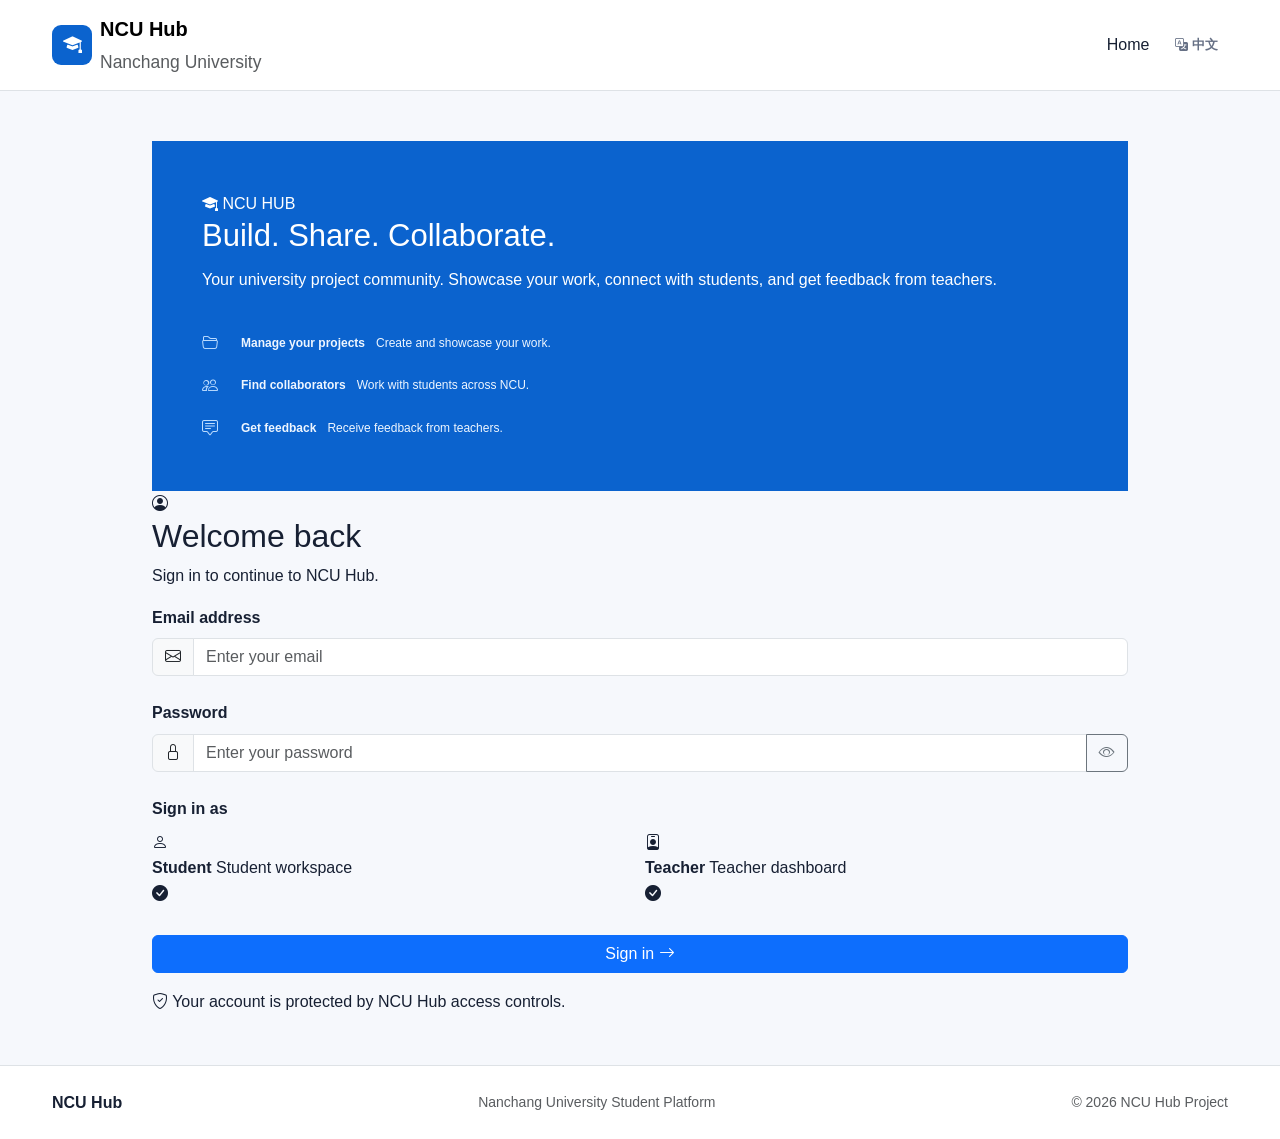
<file: teachers.html>
<!DOCTYPE html>
<html lang="en">

<head>

    <meta charset="UTF-8">
    <meta name="viewport" content="width=device-width, initial-scale=1.0">

    <title>Teacher Dashboard | NCU Hub</title>

    <link
        href="https://cdn.jsdelivr.net/npm/bootstrap@5.3.3/dist/css/bootstrap.min.css"
        rel="stylesheet"
    >

    <link
        href="https://cdn.jsdelivr.net/npm/bootstrap-icons@1.11.3/font/bootstrap-icons.css"
        rel="stylesheet"
    >

    <link rel="stylesheet" href="css/style.css">

    <script src="js/script.js" defer></script>

</head>


<body onload="checkAccess('teacher')">


<!-- NAVBAR -->
<nav class="ncu-navbar">

    <div class="container ncu-nav-container">

        <a href="index.html" class="ncu-brand">

            <span class="brand-icon">
                <i class="bi bi-mortarboard-fill"></i>
            </span>

            <span>
                <strong>NCU Hub</strong>
                <small>Nanchang University</small>
            </span>

        </a>


        <div class="ncu-nav-links">

            <a href="index.html">
                Home
            </a>

            <a href="projects.html">
                Projects
            </a>

            <a href="students.html">
                Students
            </a>

            <a href="teachers.html" class="active">
                Teachers
            </a>

            <a href="help.html">
                Help
            </a>

        </div>


        <div class="ncu-nav-actions">

            <button
                class="language-btn"
                onclick="changeLanguage(
                    localStorage.getItem('language') === 'zh'
                    ? 'en'
                    : 'zh'
                )"
            >
                <i class="bi bi-translate"></i>
                中文
            </button>

            <div class="profile-mini">

                <div class="profile-avatar teacher-avatar">
                    T
                </div>

                <span>
                    Teacher
                </span>

            </div>

        </div>

    </div>

</nav>


<!-- PAGE HEADER -->
<section class="page-header dashboard-header">

    <div class="container">

        <div class="page-header-content">

            <div>

                <span class="page-kicker">
                    NCU HUB / TEACHER
                </span>

                <h1>
                    Teacher Dashboard
                </h1>

                <p>
                    Review student projects, provide feedback,
                    and support student collaboration.
                </p>

            </div>

            <div class="page-header-icon">
                <i class="bi bi-person-video3"></i>
            </div>

        </div>

    </div>

</section>


<main class="container main-content">


    <!-- STATS -->
    <section class="stats-grid">

        <div class="stat-card">

            <div class="stat-icon blue">
                <i class="bi bi-folder-check"></i>
            </div>

            <div>
                <span>Projects to Review</span>
                <strong id="teacherProjectCount">
                    0
                </strong>
            </div>

        </div>


        <div class="stat-card">

            <div class="stat-icon purple">
                <i class="bi bi-folder"></i>
            </div>

            <div>
                <span>Student Projects</span>
                <strong id="teacherTotalProjects">
                    0
                </strong>
            </div>

        </div>


        <div class="stat-card">

            <div class="stat-icon green">
                <i class="bi bi-chat-square-text"></i>
            </div>

            <div>
                <span>Feedback Given</span>
                <strong>47</strong>
            </div>

        </div>


        <div class="stat-card">

            <div class="stat-icon orange">
                <i class="bi bi-check2-circle"></i>
            </div>

            <div>
                <span>Votes Cast</span>
                <strong>19</strong>
            </div>

        </div>

    </section>


    <div class="dashboard-grid">


        <!-- PROJECTS -->
        <section
            id="studentProjectsSection"
            class="dashboard-card"
        >

            <div class="dashboard-card-header">

                <div>

                    <span class="section-label">
                        STUDENT WORK
                    </span>

                    <h2>
                        Student Projects
                    </h2>

                    <p>
                        Review projects submitted by NCU students.
                    </p>

                </div>

            </div>


            <div
                id="teacherProjects"
                class="teacher-project-list"
            >

                <!-- Projects loaded by script.js -->

            </div>

        </section>


        <!-- RIGHT -->
        <div>


            <!-- QUICK ACTIONS -->
            <section class="dashboard-card">

                <div class="dashboard-card-header">

                    <div>

                        <span class="section-label">
                            ACTIONS
                        </span>

                        <h2>
                            Quick Actions
                        </h2>

                    </div>

                </div>


                <div class="quick-actions">

                    <a href="#feedback">
                        <i class="bi bi-chat-left-text"></i>
                        <span>
                            Give Feedback
                        </span>
                        <i class="bi bi-chevron-right"></i>
                    </a>

                    <a href="projects.html">
                        <i class="bi bi-folder2-open"></i>
                        <span>
                            View All Projects
                        </span>
                        <i class="bi bi-chevron-right"></i>
                    </a>

                    <a href="help.html">
                        <i class="bi bi-question-circle"></i>
                        <span>
                            Student Questions
                        </span>
                        <i class="bi bi-chevron-right"></i>
                    </a>

                </div>

            </section>


            <!-- ACTIVITY -->
            <section class="info-card">

                <div class="info-icon">
                    <i class="bi bi-info-circle"></i>
                </div>

                <h3>
                    Supporting Students
                </h3>

                <p>
                    Your feedback can help students improve
                    their technical projects and develop
                    stronger solutions.
                </p>

            </section>

        </div>

    </div>


    <!-- FEEDBACK -->
    <section
        id="feedback"
        class="dashboard-card feedback-card"
    >

        <div class="dashboard-card-header">

            <div>

                <span class="section-label">
                    TEACHER SUPPORT
                </span>

                <h2>
                    Provide Project Feedback
                </h2>

                <p>
                    Select a project above and provide feedback
                    for the student.
                </p>

            </div>

        </div>


        <div
            id="selectedProject"
            class="selected-project"
            style="display:none;"
        ></div>


        <form
            onsubmit="submitTeacherFeedback(); return false;"
        >

            <div class="form-group">

                <label for="feedbackText">
                    Feedback
                </label>

                <textarea
                    id="feedbackText"
                    rows="6"
                    placeholder="Write your feedback for the student..."
                    required
                ></textarea>

            </div>


            <div
                id="feedbackMessage"
                class="form-message"
            ></div>


            <button
                type="submit"
                class="btn-primary-ncu"
            >
                <i class="bi bi-send"></i>
                Submit Feedback
            </button>

        </form>

    </section>

</main>


<footer class="ncu-footer">

    <div class="container footer-content">

        <div>
            <strong>NCU Hub</strong>
            <p>Nanchang University Student Platform</p>
        </div>

        <p>© 2026 NCU Hub Project</p>

    </div>

</footer>


<script src="https://cdn.jsdelivr.net/npm/bootstrap@5.3.3/dist/js/bootstrap.bundle.min.js"></script>

</body>
</html>
</file>
<file: css/style.css>
/* =========================================================
   NCU HUB
   GLOBAL DESIGN SYSTEM
   ========================================================= */


* {
    box-sizing: border-box;
}


html {
    scroll-behavior: smooth;
}


body {
    margin: 0;
    font-family:
        Arial,
        Helvetica,
        sans-serif;

    background: #f6f8fc;
    color: #172033;
    line-height: 1.6;
}


a {
    text-decoration: none;
    color: inherit;
}


button,
input,
textarea,
select {
    font-family: inherit;
}


.container {
    max-width: 1200px;
}


/* =========================================================
   NAVBAR
   ========================================================= */

.ncu-navbar {
    height: 76px;

    background: #ffffff;

    border-bottom: 1px solid #e7ebf2;

    position: sticky;
    top: 0;

    z-index: 1000;
}


.ncu-nav-container {
    height: 100%;

    display: flex;
    align-items: center;

    gap: 30px;
}


/* BRAND */

.ncu-brand {
    display: flex;

    align-items: center;

    gap: 11px;

    min-width: 205px;
}


.brand-icon {
    width: 40px;
    height: 40px;

    display: flex;
    align-items: center;
    justify-content: center;

    background: #0b63ce;

    color: #ffffff;

    border-radius: 9px;

    font-size: 19px;
}


.ncu-brand strong {
    display: block;

    font-size: 18px;

    color: #10233f;

    line-height: 1.1;
}


.ncu-brand small {
    display: block;

    margin-top: 3px;

    color: #7a8699;

    font-size: 10px;

    letter-spacing: .3px;
}


/* NAV LINKS */

.ncu-nav-links {
    display: flex;

    align-items: center;

    gap: 5px;

    flex: 1;
}


.ncu-nav-links a {
    position: relative;

    padding: 27px 13px;

    color: #667085;

    font-size: 14px;

    font-weight: 600;

    transition: .2s ease;
}


.ncu-nav-links a:hover {
    color: #0b63ce;
}


.ncu-nav-links a.active {
    color: #0b63ce;
}


.ncu-nav-links a.active::after {
    content: "";

    position: absolute;

    left: 13px;
    right: 13px;

    bottom: 0;

    height: 3px;

    background: #0b63ce;

    border-radius: 3px 3px 0 0;
}


/* NAV ACTIONS */

.ncu-nav-actions {
    display: flex;

    align-items: center;

    gap: 12px;
}


.language-btn {
    border: 0;

    background: transparent;

    color: #667085;

    padding: 9px 10px;

    cursor: pointer;

    font-size: 13px;

    font-weight: 600;
}


.language-btn:hover {
    color: #0b63ce;
}


.login-btn {
    display: inline-flex;

    align-items: center;

    gap: 7px;

    padding: 10px 17px;

    background: #0b63ce;

    color: white;

    border-radius: 7px;

    font-size: 13px;

    font-weight: 600;

    transition: .2s;
}


.login-btn:hover {
    background: #084eaa;

    color: white;
}


/* PROFILE */

.profile-mini {
    display: flex;

    align-items: center;

    gap: 8px;

    font-size: 13px;

    font-weight: 600;

    color: #344054;
}


.profile-avatar {
    width: 34px;
    height: 34px;

    display: flex;
    align-items: center;
    justify-content: center;

    border-radius: 50%;

    background: #e9f2ff;

    color: #0b63ce;

    font-size: 13px;

    font-weight: 700;
}


.teacher-avatar {
    background: #eeeaff;

    color: #6b4fc8;
}


/* =========================================================
   PAGE HEADER
   ========================================================= */

.page-header {
    background: #ffffff;

    border-bottom: 1px solid #e8edf4;
}


.page-header-content {
    min-height: 205px;

    display: flex;

    align-items: center;

    justify-content: space-between;

    gap: 30px;
}


.page-kicker {
    display: inline-block;

    margin-bottom: 9px;

    color: #0b63ce;

    font-size: 11px;

    font-weight: 800;

    letter-spacing: 1.5px;
}


.page-header h1 {
    margin: 0;

    color: #14243d;

    font-size: 34px;

    font-weight: 700;

    letter-spacing: -.5px;
}


.page-header p {
    margin: 9px 0 0;

    max-width: 650px;

    color: #697586;

    font-size: 15px;
}


.page-header-icon {
    width: 76px;
    height: 76px;

    display: flex;
    align-items: center;
    justify-content: center;

    border-radius: 16px;

    background: #edf5ff;

    color: #0b63ce;

    font-size: 30px;
}


/* =========================================================
   MAIN
   ========================================================= */

.main-content {
    padding-top: 45px;

    padding-bottom: 65px;
}


.content-section {
    margin-top: 60px;
}


.section-label {
    display: block;

    margin-bottom: 7px;

    color: #0b63ce;

    font-size: 10px;

    font-weight: 800;

    letter-spacing: 1.4px;
}


.section-label.light {
    color: #b9d7ff;
}


.section-heading h2,
.section-heading-row h2 {
    margin: 0;

    color: #14243d;

    font-size: 25px;

    font-weight: 700;
}


.section-heading-row {
    display: flex;

    align-items: flex-end;

    justify-content: space-between;

    margin-bottom: 22px;
}


.section-heading {
    margin-bottom: 25px;
}


.view-all-link {
    display: flex;

    align-items: center;

    gap: 7px;

    color: #0b63ce;

    font-size: 13px;

    font-weight: 700;
}


.view-all-link:hover {
    color: #084eaa;
}


/* =========================================================
   HOME
   ========================================================= */

.home-page-header {
    background:
        linear-gradient(
            90deg,
            #ffffff 0%,
            #f5f9ff 100%
        );
}


.home-welcome {
    display: grid;

    grid-template-columns: 1.6fr 1fr;

    gap: 40px;

    align-items: center;

    padding: 15px 0 10px;
}


.welcome-text h2 {
    margin: 0 0 15px;

    color: #14243d;

    font-size: 35px;

    line-height: 1.2;
}


.welcome-text p {
    max-width: 680px;

    color: #697586;

    font-size: 16px;

    line-height: 1.8;
}


.home-buttons {
    display: flex;

    gap: 12px;

    margin-top: 25px;
}


.btn-primary-ncu {
    display: inline-flex;

    align-items: center;

    justify-content: center;

    gap: 9px;

    border: 0;

    padding: 12px 20px;

    border-radius: 7px;

    background: #0b63ce;

    color: white;

    font-size: 13px;

    font-weight: 700;

    cursor: pointer;

    transition: .2s;
}


.btn-primary-ncu:hover {
    background: #084eaa;

    color: white;

    transform: translateY(-1px);
}


.btn-secondary-ncu {
    display: inline-flex;

    align-items: center;

    gap: 9px;

    padding: 11px 19px;

    border: 1px solid #d5deea;

    border-radius: 7px;

    background: white;

    color: #344054;

    font-size: 13px;

    font-weight: 700;
}


.btn-secondary-ncu:hover {
    border-color: #0b63ce;

    color: #0b63ce;
}


.welcome-card {
    padding: 35px;

    background: white;

    border: 1px solid #e3e9f2;

    border-radius: 13px;

    box-shadow:
        0 10px 30px rgba(24, 45, 75, .05);
}


.welcome-card-icon {
    width: 50px;
    height: 50px;

    display: flex;
    align-items: center;
    justify-content: center;

    background: #edf5ff;

    color: #0b63ce;

    border-radius: 10px;

    font-size: 22px;

    margin-bottom: 20px;
}


.welcome-card h3 {
    margin: 0 0 8px;

    font-size: 20px;

    color: #172b4d;
}


.welcome-card p {
    margin: 0;

    color: #7a8699;

    font-size: 14px;
}


/* =========================================================
   FEATURE CARDS
   ========================================================= */

.feature-grid {
    display: grid;

    grid-template-columns:
        repeat(3, 1fr);

    gap: 20px;
}


.feature-card {
    background: white;

    border: 1px solid #e3e9f2;

    border-radius: 11px;

    padding: 27px;

    transition: .2s;
}


.feature-card:hover {
    transform: translateY(-3px);

    box-shadow:
        0 12px 30px rgba(24, 45, 75, .07);
}


.feature-icon {
    width: 44px;
    height: 44px;

    display: flex;
    align-items: center;
    justify-content: center;

    margin-bottom: 18px;

    background: #edf5ff;

    color: #0b63ce;

    border-radius: 9px;

    font-size: 20px;
}


.feature-card h3 {
    margin: 0 0 9px;

    font-size: 17px;

    color: #172b4d;
}


.feature-card p {
    margin: 0;

    color: #7a8699;

    font-size: 13px;

    line-height: 1.7;
}


/* =========================================================
   PROJECT CARDS
   ========================================================= */

.project-grid {
    display: grid;

    grid-template-columns:
        repeat(3, 1fr);

    gap: 20px;
}


.project-card {
    background: #ffffff;

    border: 1px solid #e1e7ef;

    border-radius: 11px;

    padding: 22px;

    transition: .2s;

    overflow: hidden;
}


.project-card:hover {
    border-color: #c6d9f2;

    box-shadow:
        0 12px 30px rgba(24, 45, 75, .07);

    transform: translateY(-2px);
}


.project-card-top {
    display: flex;

    align-items: center;

    justify-content: space-between;

    margin-bottom: 20px;
}


.project-category {
    display: inline-flex;

    align-items: center;

    padding: 5px 9px;

    border-radius: 5px;

    font-size: 10px;

    font-weight: 800;

    letter-spacing: .2px;
}


.project-category.ai {
    background: #f0ebff;

    color: #6741c4;
}


.project-category.software {
    background: #e9f2ff;

    color: #0b63ce;
}


.project-category.security {
    background: #e9f8f1;

    color: #218653;
}


.project-category.data {
    background: #fff2df;

    color: #b96b00;
}


.project-status {
    color: #98a2b3;

    font-size: 10px;
}


.project-main-icon {
    width: 46px;
    height: 46px;

    display: flex;
    align-items: center;
    justify-content: center;

    margin-bottom: 15px;

    background: #f3f6fa;

    color: #475467;

    border-radius: 9px;

    font-size: 20px;
}


.project-card h3 {
    margin: 0 0 8px;

    font-size: 18px;

    color: #172b4d;
}


.project-card p {
    min-height: 50px;

    margin: 0;

    color: #7a8699;

    font-size: 13px;

    line-height: 1.7;
}


.project-card-footer,
.project-meta {
    display: flex;

    align-items: center;

    justify-content: space-between;

    margin-top: 20px;

    padding-top: 15px;

    border-top: 1px solid #edf0f4;

    color: #7a8699;

    font-size: 11px;
}


.project-card-footer i,
.project-meta i {
    margin-right: 4px;
}


.project-author {
    color: #98a2b3;
}


.vote-button {
    width: 100%;

    margin-top: 14px;

    padding: 10px;

    border: 1px solid #d8e0eb;

    border-radius: 6px;

    background: white;

    color: #344054;

    font-size: 12px;

    font-weight: 700;

    cursor: pointer;
}


.vote-button:hover {
    border-color: #0b63ce;

    color: #0b63ce;

    background: #f7fbff;
}


/* =========================================================
   CTA
   ========================================================= */

.ncu-cta {
    display: flex;

    align-items: center;

    justify-content: space-between;

    gap: 30px;

    margin-top: 65px;

    padding: 35px 40px;

    background: #0b63ce;

    border-radius: 13px;

    color: white;
}


.ncu-cta h2 {
    margin: 0 0 7px;

    font-size: 25px;
}


.ncu-cta p {
    margin: 0;

    max-width: 650px;

    color: #d9eaff;

    font-size: 13px;
}


.cta-button {
    display: inline-flex;

    align-items: center;

    gap: 8px;

    padding: 12px 18px;

    background: white;

    color: #0b63ce;

    border-radius: 7px;

    font-size: 13px;

    font-weight: 700;

    white-space: nowrap;
}


.cta-button:hover {
    color: #084eaa;

    background: #f3f8ff;
}


/* =========================================================
   PROJECT PAGE TOOLBAR
   ========================================================= */

.projects-toolbar {
    padding: 20px;

    background: white;

    border: 1px solid #e2e8f0;

    border-radius: 11px;

    margin-bottom: 30px;
}


.project-search {
    position: relative;

    margin-bottom: 18px;
}


.project-search i,
.help-search i {
    position: absolute;

    left: 15px;

    top: 50%;

    transform: translateY(-50%);

    color: #98a2b3;
}


.project-search input,
.help-search input {
    width: 100%;

    padding: 12px 15px 12px 43px;

    border: 1px solid #d9e1ec;

    border-radius: 7px;

    outline: none;

    color: #344054;

    font-size: 13px;
}


.project-search input:focus,
.help-search input:focus {
    border-color: #0b63ce;

    box-shadow:
        0 0 0 3px rgba(11, 99, 206, .08);
}


.category-filters {
    display: flex;

    flex-wrap: wrap;

    gap: 8px;
}


.filter-btn {
    padding: 8px 13px;

    border: 1px solid #dce3ec;

    background: white;

    color: #667085;

    border-radius: 6px;

    font-size: 11px;

    font-weight: 700;

    cursor: pointer;
}


.filter-btn:hover,
.filter-btn.active {
    border-color: #0b63ce;

    background: #edf5ff;

    color: #0b63ce;
}


/* =========================================================
   DASHBOARD
   ========================================================= */

.dashboard-header {
    background:
        linear-gradient(
            90deg,
            #ffffff 0%,
            #f7faff 100%
        );
}


.stats-grid {
    display: grid;

    grid-template-columns:
        repeat(4, 1fr);

    gap: 16px;

    margin-bottom: 25px;
}


.stat-card {
    display: flex;

    align-items: center;

    gap: 14px;

    padding: 20px;

    background: white;

    border: 1px solid #e2e8f0;

    border-radius: 10px;
}


.stat-icon {
    width: 43px;
    height: 43px;

    display: flex;

    align-items: center;

    justify-content: center;

    border-radius: 9px;

    font-size: 19px;
}


.stat-icon.blue {
    background: #e9f2ff;
    color: #0b63ce;
}


.stat-icon.green {
    background: #e8f7ef;
    color: #218653;
}


.stat-icon.purple {
    background: #f0ebff;
    color: #6741c4;
}


.stat-icon.orange {
    background: #fff2df;
    color: #b96b00;
}


.stat-card span {
    display: block;

    color: #7a8699;

    font-size: 11px;

    margin-bottom: 2px;
}


.stat-card strong {
    display: block;

    color: #172b4d;

    font-size: 23px;

    line-height: 1.2;
}


/* DASHBOARD GRID */

.dashboard-grid {
    display: grid;

    grid-template-columns:
        1.6fr 1fr;

    gap: 22px;

    align-items: start;
}


.dashboard-card {
    background: white;

    border: 1px solid #e2e8f0;

    border-radius: 11px;

    padding: 25px;

    margin-bottom: 22px;
}


.dashboard-card-header {
    display: flex;

    align-items: flex-start;

    justify-content: space-between;

    gap: 20px;

    margin-bottom: 22px;
}


.dashboard-card-header h2 {
    margin: 0;

    color: #172b4d;

    font-size: 20px;
}


.dashboard-card-header p {
    margin: 6px 0 0;

    color: #7a8699;

    font-size: 12px;
}


/* QUICK ACTIONS */

.quick-actions {
    display: flex;

    flex-direction: column;
}


.quick-actions a {
    display: flex;

    align-items: center;

    gap: 12px;

    padding: 14px 2px;

    border-bottom: 1px solid #edf0f4;

    color: #344054;

    font-size: 13px;

    font-weight: 600;
}


.quick-actions a:last-child {
    border-bottom: 0;
}


.quick-actions a i:first-child {
    width: 27px;

    color: #0b63ce;

    font-size: 17px;
}


.quick-actions a i:last-child {
    margin-left: auto;

    color: #98a2b3;
}


/* INFO CARD */

.info-card {
    padding: 25px;

    background: #f5f9ff;

    border: 1px solid #dceafe;

    border-radius: 11px;
}


.info-icon {
    width: 40px;
    height: 40px;

    display: flex;

    align-items: center;

    justify-content: center;

    background: #e4efff;

    color: #0b63ce;

    border-radius: 8px;

    margin-bottom: 15px;
}


.info-card h3 {
    margin: 0 0 8px;

    color: #17345d;

    font-size: 17px;
}


.info-card p {
    margin: 0;

    color: #607089;

    font-size: 12px;

    line-height: 1.7;
}


/* SMALL ACTION */

.small-action {
    display: inline-flex;

    align-items: center;

    gap: 6px;

    padding: 8px 11px;

    border: 1px solid #d8e2ee;

    border-radius: 6px;

    background: white;

    color: #0b63ce;

    font-size: 11px;

    font-weight: 700;

    cursor: pointer;
}


.small-action:hover {
    border-color: #0b63ce;

    background: #f5f9ff;
}


/* ACTIVITY */

.activity-list {
    display: flex;

    flex-direction: column;
}


.activity-item {
    display: flex;

    gap: 13px;

    padding: 15px 0;

    border-bottom: 1px solid #edf0f4;
}


.activity-item:last-child {
    border-bottom: 0;
}


.activity-icon {
    width: 35px;
    height: 35px;

    flex-shrink: 0;

    display: flex;

    align-items: center;

    justify-content: center;

    background: #edf5ff;

    color: #0b63ce;

    border-radius: 50%;

    font-size: 13px;
}


.activity-item strong {
    display: block;

    color: #344054;

    font-size: 12px;
}


.activity-item p {
    margin: 3px 0;

    color: #7a8699;

    font-size: 11px;
}


.activity-item small {
    color: #98a2b3;

    font-size: 10px;
}


/* =========================================================
   FORMS
   ========================================================= */

.project-form,
.login-form {
    width: 100%;
}


.form-grid {
    display: grid;

    grid-template-columns:
        repeat(2, 1fr);

    gap: 18px;
}


.form-group {
    margin-bottom: 18px;
}


.form-group label {
    display: block;

    margin-bottom: 7px;

    color: #344054;

    font-size: 12px;

    font-weight: 700;
}


.form-group input,
.form-group select,
.form-group textarea {
    width: 100%;

    padding: 11px 13px;

    border: 1px solid #d9e1ec;

    border-radius: 7px;

    outline: none;

    background: white;

    color: #344054;

    font-size: 13px;

    transition: .2s;
}


.form-group textarea {
    resize: vertical;
}


.form-group input:focus,
.form-group select:focus,
.form-group textarea:focus {
    border-color: #0b63ce;

    box-shadow:
        0 0 0 3px rgba(11, 99, 206, .08);
}


.form-message {
    min-height: 20px;

    margin-bottom: 10px;

    font-size: 12px;

    font-weight: 600;
}


/* =========================================================
   TEACHER PROJECT LIST
   ========================================================= */

.teacher-project-list,
.dashboard-project-list {
    display: flex;

    flex-direction: column;

    gap: 12px;
}


.teacher-project-item,
.student-project-item {
    padding: 17px;

    border: 1px solid #e5eaf1;

    border-radius: 8px;

    background: #fbfcfe;
}


.teacher-project-item h3,
.student-project-item h3 {
    margin: 0 0 5px;

    color: #172b4d;

    font-size: 15px;
}


.teacher-project-item p,
.student-project-item p {
    margin: 5px 0;

    color: #7a8699;

    font-size: 12px;
}


.teacher-project-actions {
    display: flex;

    gap: 8px;

    margin-top: 12px;
}


/* SELECTED PROJECT */

.selected-project {
    margin-bottom: 20px;

    padding: 13px 15px;

    border: 1px solid #cfe0f7;

    border-radius: 7px;

    background: #f4f9ff;

    color: #24486f;

    font-size: 13px;

    font-weight: 600;
}


/* =========================================================
   HELP
   ========================================================= */

.help-search-section {
    margin-bottom: 45px;
}


.help-search {
    position: relative;

    max-width: 700px;

    margin: auto;
}


.help-category-grid {
    display: grid;

    grid-template-columns:
        repeat(4, 1fr);

    gap: 16px;
}


.help-category-card {
    padding: 22px;

    background: white;

    border: 1px solid #e2e8f0;

    border-radius: 10px;
}


.help-icon {
    width: 43px;
    height: 43px;

    display: flex;

    align-items: center;

    justify-content: center;

    margin-bottom: 15px;

    border-radius: 8px;

    font-size: 18px;
}


.help-icon.blue {
    background: #e9f2ff;
    color: #0b63ce;
}


.help-icon.green {
    background: #e8f7ef;
    color: #218653;
}


.help-icon.purple {
    background: #f0ebff;
    color: #6741c4;
}


.help-icon.orange {
    background: #fff2df;
    color: #b96b00;
}


.help-category-card h3 {
    margin: 0 0 7px;

    color: #172b4d;

    font-size: 15px;
}


.help-category-card p {
    margin: 0;

    color: #7a8699;

    font-size: 11px;

    line-height: 1.7;
}


/* QUESTIONS */

.questions-list {
    display: flex;

    flex-direction: column;

    gap: 12px;
}


.question-card {
    display: flex;

    align-items: flex-start;

    gap: 16px;

    padding: 20px;

    background: white;

    border: 1px solid #e2e8f0;

    border-radius: 9px;
}


.question-icon {
    width: 42px;
    height: 42px;

    flex-shrink: 0;

    display: flex;

    align-items: center;

    justify-content: center;

    background: #edf5ff;

    color: #0b63ce;

    border-radius: 8px;
}


.question-content {
    flex: 1;
}


.question-category {
    color: #0b63ce;

    font-size: 10px;

    font-weight: 800;

    text-transform: uppercase;

    letter-spacing: .5px;
}


.question-content h3 {
    margin: 5px 0 5px;

    color: #172b4d;

    font-size: 15px;
}


.question-content p {
    margin: 0 0 6px;

    color: #7a8699;

    font-size: 12px;
}


.question-content small {
    color: #98a2b3;

    font-size: 10px;
}


.question-answers {
    min-width: 65px;

    text-align: center;

    padding: 8px;

    border-left: 1px solid #edf0f4;
}


.question-answers strong {
    display: block;

    color: #172b4d;

    font-size: 17px;
}


.question-answers span {
    color: #98a2b3;

    font-size: 9px;
}


/* COLLABORATION */

.collaboration-grid {
    display: grid;

    grid-template-columns:
        repeat(3, 1fr);

    gap: 15px;
}


.collaboration-card {
    display: flex;

    flex-direction: column;

    justify-content: space-between;

    gap: 20px;

    padding: 20px;

    background: white;

    border: 1px solid #e2e8f0;

    border-radius: 9px;
}


.collaboration-card h3 {
    margin: 10px 0 5px;

    font-size: 15px;

    color: #172b4d;
}


.collaboration-card p {
    margin: 0;

    color: #7a8699;

    font-size: 11px;
}


/* =========================================================
   LOGIN
   ========================================================= */

.login-page {
    min-height: calc(100vh - 76px);

    display: flex;

    align-items: center;

    justify-content: center;

    padding: 50px 20px;

    background: #f6f8fc;
}


.login-container {
    width: 100%;

    max-width: 1000px;

    display: grid;

    grid-template-columns: 1fr 1.05fr;

    background: white;

    border: 1px solid #e0e6ef;

    border-radius: 14px;

    overflow: hidden;

    box-shadow:
        0 15px 45px rgba(25, 47, 75, .08);
}


.login-intro {
    padding: 50px;

    background: #0b63ce;

    color: white;
}


.login-intro .page-kicker {
    color: #bcdcff;
}


.login-logo {
    width: 58px;
    height: 58px;

    display: flex;

    align-items: center;

    justify-content: center;

    margin: 45px 0 25px;

    background: rgba(255,255,255,.14);

    border: 1px solid rgba(255,255,255,.2);

    border-radius: 12px;

    font-size: 26px;
}


.login-intro h1 {
    margin: 0 0 13px;

    font-size: 31px;
}


.login-intro > p {
    max-width: 380px;

    margin: 0;

    color: #dcecff;

    font-size: 14px;

    line-height: 1.8;
}


.login-features {
    display: flex;

    flex-direction: column;

    gap: 17px;

    margin-top: 38px;
}


.login-features div {
    display: flex;

    align-items: center;

    gap: 11px;

    color: #eef6ff;

    font-size: 12px;
}


.login-features i {
    width: 28px;

    color: #bcdcff;

    font-size: 16px;
}


.login-form-container {
    padding: 50px;
}


.login-form-header {
    margin-bottom: 28px;
}


.login-form-header h2 {
    margin: 0 0 7px;

    color: #172b4d;

    font-size: 27px;
}


.login-form-header p {
    margin: 0;

    color: #7a8699;

    font-size: 12px;
}


/* ROLE */

.role-selection {
    display: grid;

    grid-template-columns: 1fr 1fr;

    gap: 10px;

    margin-bottom: 23px;
}


.role-option {
    cursor: pointer;
}


.role-option input {
    display: none;
}


.role-content {
    display: flex;

    align-items: center;

    gap: 10px;

    padding: 13px;

    border: 1px solid #dce3ec;

    border-radius: 7px;

    color: #667085;
}


.role-option input:checked
+ .role-content {
    border-color: #0b63ce;

    background: #f3f8ff;

    color: #0b63ce;
}


.role-content > i {
    font-size: 19px;
}


.role-content strong {
    display: block;

    color: #344054;

    font-size: 12px;
}


.role-content small {
    display: block;

    margin-top: 2px;

    color: #98a2b3;

    font-size: 9px;
}


/* LOGIN INPUT */

.input-with-icon {
    position: relative;
}


.input-with-icon > i {
    position: absolute;

    left: 13px;

    top: 50%;

    transform: translateY(-50%);

    color: #98a2b3;
}


.input-with-icon input {
    padding-left: 38px;
}


.toggle-password {
    position: absolute;

    right: 10px;

    top: 50%;

    transform: translateY(-50%);

    border: 0;

    background: transparent;

    color: #98a2b3;

    cursor: pointer;
}


.login-submit {
    width: 100%;

    margin-top: 5px;
}


.prototype-notice {
    display: flex;

    gap: 10px;

    margin-top: 25px;

    padding: 13px;

    background: #f8fafc;

    border: 1px solid #e8edf3;

    border-radius: 7px;
}


.prototype-notice i {
    color: #0b63ce;

    margin-top: 2px;
}


.prototype-notice p {
    margin: 0;

    color: #7a8699;

    font-size: 10px;

    line-height: 1.6;
}


/* =========================================================
   FOOTER
   ========================================================= */

.ncu-footer {
    background: #ffffff;

    border-top: 1px solid #e3e8ef;
}


.footer-content {
    min-height: 85px;

    display: flex;

    align-items: center;

    justify-content: space-between;

    gap: 20px;
}


.footer-content strong {
    color: #172b4d;

    font-size: 14px;
}


.footer-content p {
    margin: 3px 0 0;

    color: #98a2b3;

    font-size: 10px;
}


/* =========================================================
   RESPONSIVE
   ========================================================= */

@media (max-width: 1000px) {

    .ncu-nav-links {
        gap: 0;
    }

    .ncu-nav-links a {
        padding-left: 8px;
        padding-right: 8px;
    }

    .ncu-brand {
        min-width: 175px;
    }

    .project-grid {
        grid-template-columns:
            repeat(2, 1fr);
    }

    .feature-grid {
        grid-template-columns:
            repeat(2, 1fr);
    }

    .help-category-grid {
        grid-template-columns:
            repeat(2, 1fr);
    }

    .stats-grid {
        grid-template-columns:
            repeat(2, 1fr);
    }

}


@media (max-width: 800px) {

    .ncu-navbar {
        height: auto;
    }

    .ncu-nav-container {
        flex-wrap: wrap;

        padding-top: 12px;
        padding-bottom: 12px;

        gap: 10px;
    }

    .ncu-nav-links {
        order: 3;

        width: 100%;

        overflow-x: auto;

        border-top: 1px solid #edf0f4;
    }

    .ncu-nav-links a {
        padding: 12px 10px;

        white-space: nowrap;
    }

    .ncu-nav-links a.active::after {
        bottom: 0;
    }

    .page-header-content {
        min-height: 170px;
    }

    .home-welcome,
    .dashboard-grid {
        grid-template-columns: 1fr;
    }

    .login-container {
        grid-template-columns: 1fr;
    }

    .login-intro {
        padding: 35px;
    }

    .login-logo {
        margin-top: 25px;
    }

}


@media (max-width: 600px) {

    .ncu-nav-actions {
        margin-left: auto;
    }

    .profile-mini span {
        display: none;
    }

    .ncu-brand small {
        display: none;
    }

    .page-header h1 {
        font-size: 27px;
    }

    .page-header-icon {
        display: none;
    }

    .main-content {
        padding-top: 30px;
    }

    .project-grid,
    .feature-grid,
    .help-category-grid,
    .collaboration-grid,
    .stats-grid {
        grid-template-columns: 1fr;
    }

    .home-welcome {
        gap: 25px;
    }

    .welcome-text h2 {
        font-size: 28px;
    }

    .home-buttons {
        flex-direction: column;
    }

    .btn-primary-ncu,
    .btn-secondary-ncu {
        width: 100%;
    }

    .ncu-cta {
        flex-direction: column;

        align-items: flex-start;

        padding: 28px;
    }

    .form-grid {
        grid-template-columns: 1fr;
    }

    .question-card {
        flex-wrap: wrap;
    }

    .question-answers {
        width: 100%;

        border-left: 0;

        border-top: 1px solid #edf0f4;

        padding-top: 10px;
    }

    .footer-content {
        flex-direction: column;

        align-items: flex-start;

        justify-content: center;

        padding: 20px 0;
    }

    .role-selection {
        grid-template-columns: 1fr;
    }

    .login-form-container {
        padding: 30px 22px;
    }

}

/* =========================================================
   NCU HUB - NEW LOGIN DESIGN
========================================================= */

.ncu-login-page {
    min-height: 100vh;
    margin: 0;
    background: #f5f8fc;
    color: #102a43;
}


/* =========================================================
   TOP BAR
========================================================= */

.login-topbar {
    height: 68px;
    background: #ffffff;
    border-bottom: 1px solid #e4eaf1;
}


.login-topbar-inner {
    max-width: 1180px;
    height: 100%;
    margin: 0 auto;
    padding: 0 24px;

    display: flex;
    align-items: center;
    justify-content: space-between;
}


.login-brand {
    display: flex;
    align-items: center;
    gap: 12px;
    text-decoration: none;
    color: #102a43;
}


.login-brand-mark {
    width: 42px;
    height: 42px;

    display: flex;
    align-items: center;
    justify-content: center;

    border-radius: 10px;

    background: #0868bd;
    color: #ffffff;

    font-size: 13px;
    font-weight: 800;
}


.login-brand-text {
    display: flex;
    flex-direction: column;
}


.login-brand-text strong {
    font-size: 17px;
    line-height: 1.1;
}


.login-brand-text span {
    color: #73849a;
    font-size: 11px;
    margin-top: 3px;
}


.login-language {
    border: 1px solid #dce4ed;
    background: #ffffff;

    color: #34495e;

    padding: 9px 14px;
    border-radius: 8px;

    font-size: 13px;
    font-weight: 600;

    display: flex;
    align-items: center;
    gap: 7px;

    cursor: pointer;
}


.login-language:hover {
    background: #f5f9fd;
    border-color: #0868bd;
    color: #0868bd;
}


/* =========================================================
   MAIN
========================================================= */

.login-main {
    min-height: calc(100vh - 130px);

    display: flex;
    align-items: center;
    justify-content: center;

    padding: 55px 20px;
}


.login-container {
    width: 100%;
    max-width: 470px;
}


/* =========================================================
   HEADING
========================================================= */

.login-heading {
    text-align: center;
    margin-bottom: 28px;
}


.login-heading-icon {
    width: 48px;
    height: 48px;

    margin: 0 auto 16px;

    display: flex;
    align-items: center;
    justify-content: center;

    border-radius: 12px;

    background: #eaf3fc;
    color: #0868bd;

    font-size: 22px;
}


.login-heading h1 {
    margin: 0 0 8px;

    color: #102a43;

    font-size: 30px;
    font-weight: 750;
    letter-spacing: -0.5px;
}


.login-heading p {
    margin: 0;

    color: #728399;

    font-size: 14px;
}


/* =========================================================
   PANEL
========================================================= */

.login-panel {
    background: #ffffff;

    border: 1px solid #e0e7ef;
    border-radius: 14px;

    padding: 32px;

    box-shadow:
        0 8px 25px rgba(16, 42, 67, 0.05);
}


/* =========================================================
   LABEL
========================================================= */

.login-label {
    display: block;

    margin-bottom: 9px;

    color: #243b53;

    font-size: 13px;
    font-weight: 650;
}


.login-label-row {
    display: flex;
    justify-content: space-between;
}


/* =========================================================
   ROLE TABS
========================================================= */

.login-role-section {
    margin-bottom: 26px;
}


.login-role-tabs {
    display: grid;
    grid-template-columns: 1fr 1fr;
    gap: 10px;
}


.login-role-tab {
    position: relative;

    min-height: 70px;

    display: flex;
    align-items: center;

    gap: 10px;

    padding: 12px 14px;

    border: 1px solid #dce4ed;
    border-radius: 10px;

    background: #ffffff;

    cursor: pointer;

    transition:
        border-color 0.2s ease,
        background 0.2s ease,
        box-shadow 0.2s ease;
}


.login-role-tab:hover {
    border-color: #8ab7df;
    background: #f8fbfe;
}


.login-role-tab.selected {
    border-color: #0868bd;
    background: #f2f8fe;

    box-shadow:
        0 0 0 1px rgba(8, 104, 189, 0.08);
}


.login-role-tab > i:first-of-type {
    width: 34px;
    height: 34px;

    flex-shrink: 0;

    display: flex;
    align-items: center;
    justify-content: center;

    border-radius: 8px;

    background: #edf5fc;
    color: #0868bd;

    font-size: 16px;
}


.login-role-tab span {
    min-width: 0;

    display: flex;
    flex-direction: column;
}


.login-role-tab strong {
    color: #20354d;
    font-size: 13px;
}


.login-role-tab small {
    color: #8090a3;
    font-size: 10px;

    margin-top: 3px;
}


.login-role-tab input {
    position: absolute;
    opacity: 0;
}


.login-role-check {
    position: absolute;

    top: 8px;
    right: 8px;

    color: #0868bd;

    font-size: 13px;

    opacity: 0;
}


.login-role-tab.selected .login-role-check {
    opacity: 1;
}


/* =========================================================
   FIELDS
========================================================= */

.login-field {
    margin-bottom: 21px;
}


.login-input-wrapper {
    position: relative;
}


.login-input-wrapper > i {
    position: absolute;

    left: 14px;
    top: 50%;

    transform: translateY(-50%);

    color: #8291a5;

    font-size: 15px;

    pointer-events: none;
}


.login-input-wrapper input {
    width: 100%;
    height: 48px;

    padding:
        0 44px
        0 42px;

    border: 1px solid #d7e0e9;
    border-radius: 8px;

    outline: none;

    color: #243b53;
    background: #ffffff;

    font-size: 13px;

    transition: border-color 0.2s ease,
                box-shadow 0.2s ease;
}


.login-input-wrapper input::placeholder {
    color: #a2afbd;
}


.login-input-wrapper input:focus {
    border-color: #0868bd;

    box-shadow:
        0 0 0 3px rgba(8, 104, 189, 0.08);
}


.password-toggle {
    position: absolute;

    right: 8px;
    top: 50%;

    transform: translateY(-50%);

    width: 34px;
    height: 34px;

    border: 0;
    background: transparent;

    color: #8190a2;

    border-radius: 6px;

    cursor: pointer;
}


.password-toggle:hover {
    background: #f1f5f8;
    color: #0868bd;
}


/* =========================================================
   LOGIN BUTTON
========================================================= */

.login-button {
    width: 100%;
    height: 48px;

    border: 0;
    border-radius: 8px;

    background: #0868bd;
    color: #ffffff;

    font-size: 14px;
    font-weight: 650;

    display: flex;
    align-items: center;
    justify-content: center;

    gap: 9px;

    cursor: pointer;

    transition:
        background 0.2s ease,
        transform 0.2s ease;
}


.login-button:hover {
    background: #07599f;
    transform: translateY(-1px);
}


.login-button:active {
    transform: translateY(0);
}


/* =========================================================
   MESSAGE
========================================================= */

.login-message {
    min-height: 18px;

    margin-top: 12px;

    text-align: center;

    font-size: 12px;
}


.login-message.error {
    color: #c0392b;
}


.login-message.success {
    color: #16824b;
}


/* =========================================================
   SECURITY
========================================================= */

.login-security {
    display: flex;
    align-items: center;
    justify-content: center;

    gap: 7px;

    margin-top: 23px;
    padding-top: 20px;

    border-top: 1px solid #edf1f5;

    color: #8795a6;

    font-size: 11px;
}


.login-security i {
    color: #16824b;
    font-size: 14px;
}


/* =========================================================
   BACK LINK
========================================================= */

.login-back {
    display: flex;
    justify-content: center;
    align-items: center;

    gap: 7px;

    margin-top: 22px;

    color: #5d7188;

    font-size: 13px;

    text-decoration: none;
}


.login-back:hover {
    color: #0868bd;
}


/* =========================================================
   FOOTER
========================================================= */

.login-footer {
    height: 62px;

    border-top: 1px solid #e2e8ef;

    background: #ffffff;

    display: flex;
    align-items: center;
    justify-content: center;

    gap: 9px;

    color: #8997a7;

    font-size: 11px;
}


.login-footer span:first-child {
    color: #34495e;
    font-weight: 650;
}

/* =========================================================
   RESPONSIVE
========================================================= */

@media (max-width: 600px) {

    .login-topbar-inner {
        padding: 0 16px;
    }


    .login-main {
        padding: 35px 15px;
    }


    .login-panel {
        padding: 24px 20px;
    }


    .login-heading h1 {
        font-size: 26px;
    }


    .login-role-tabs {
        grid-template-columns: 1fr;
    }


    .login-footer {
        padding: 15px;

        height: auto;

        flex-wrap: wrap;
    }

}
</file>
